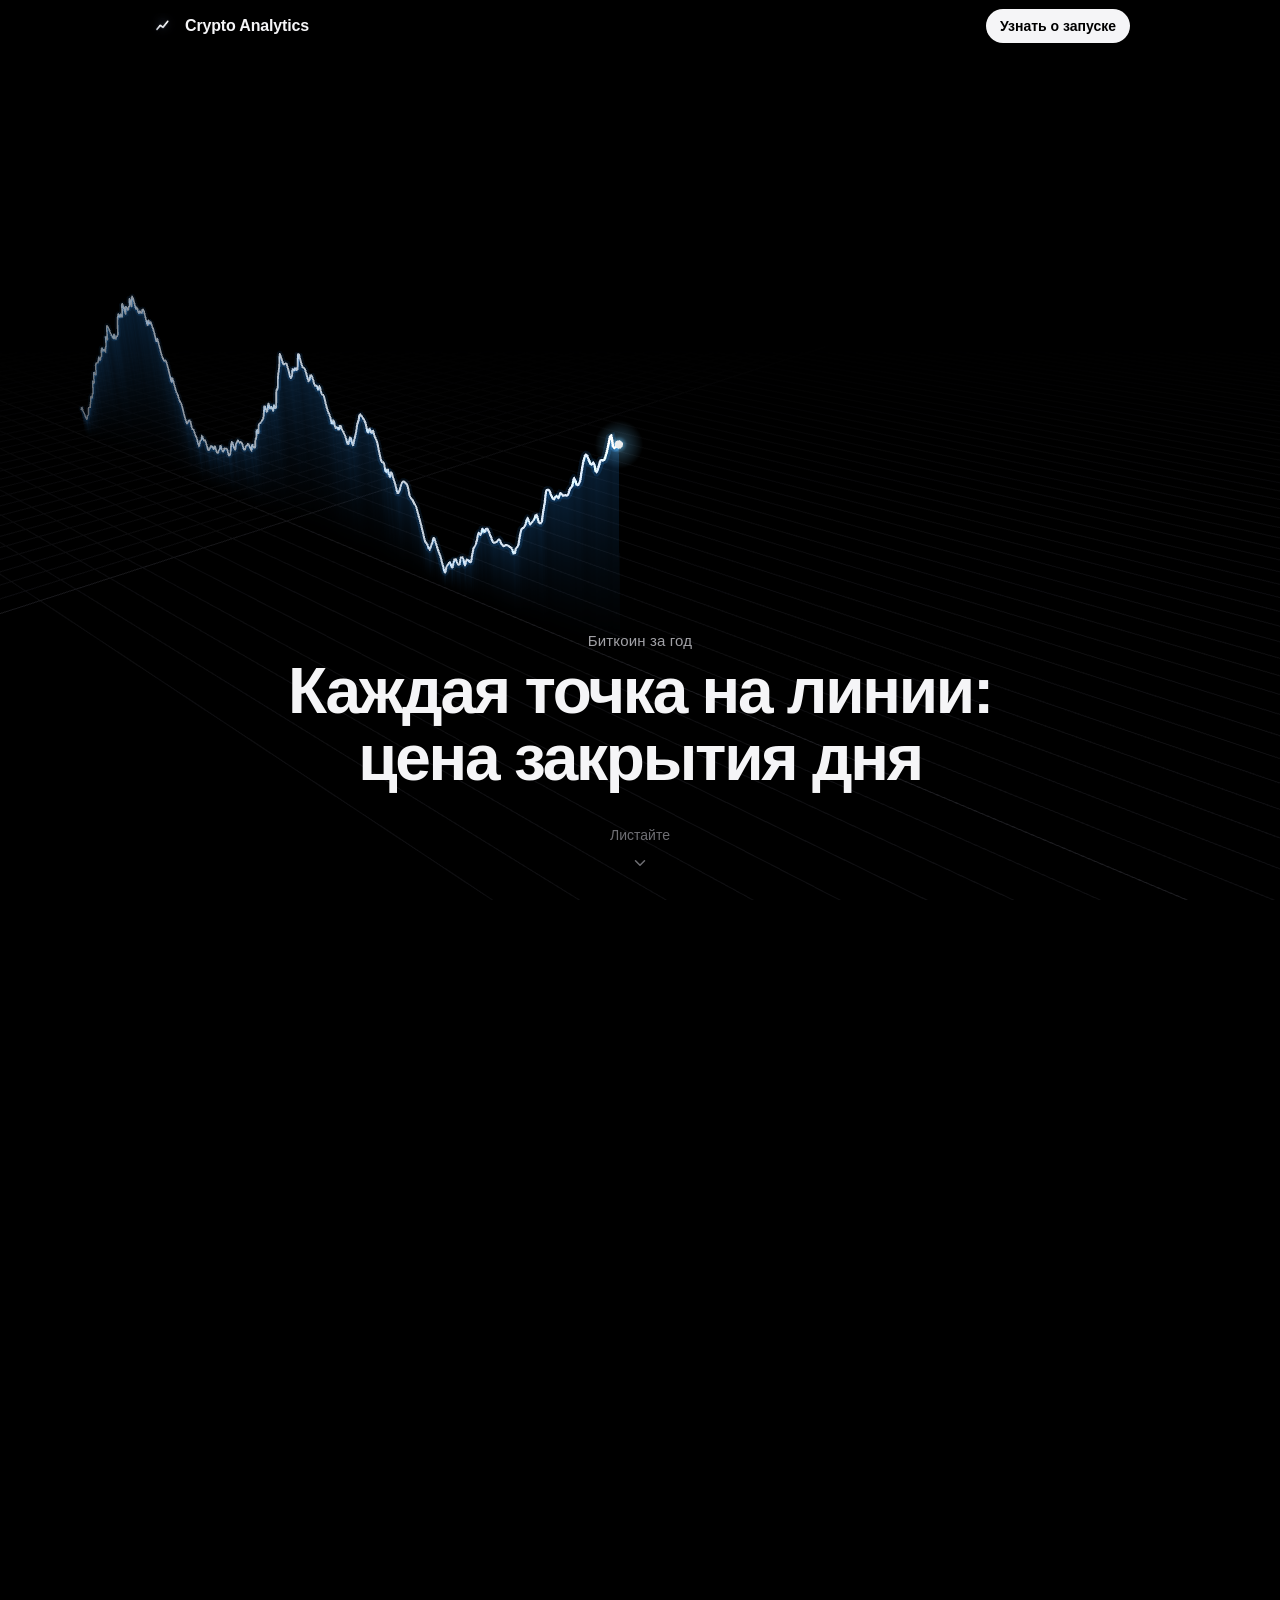
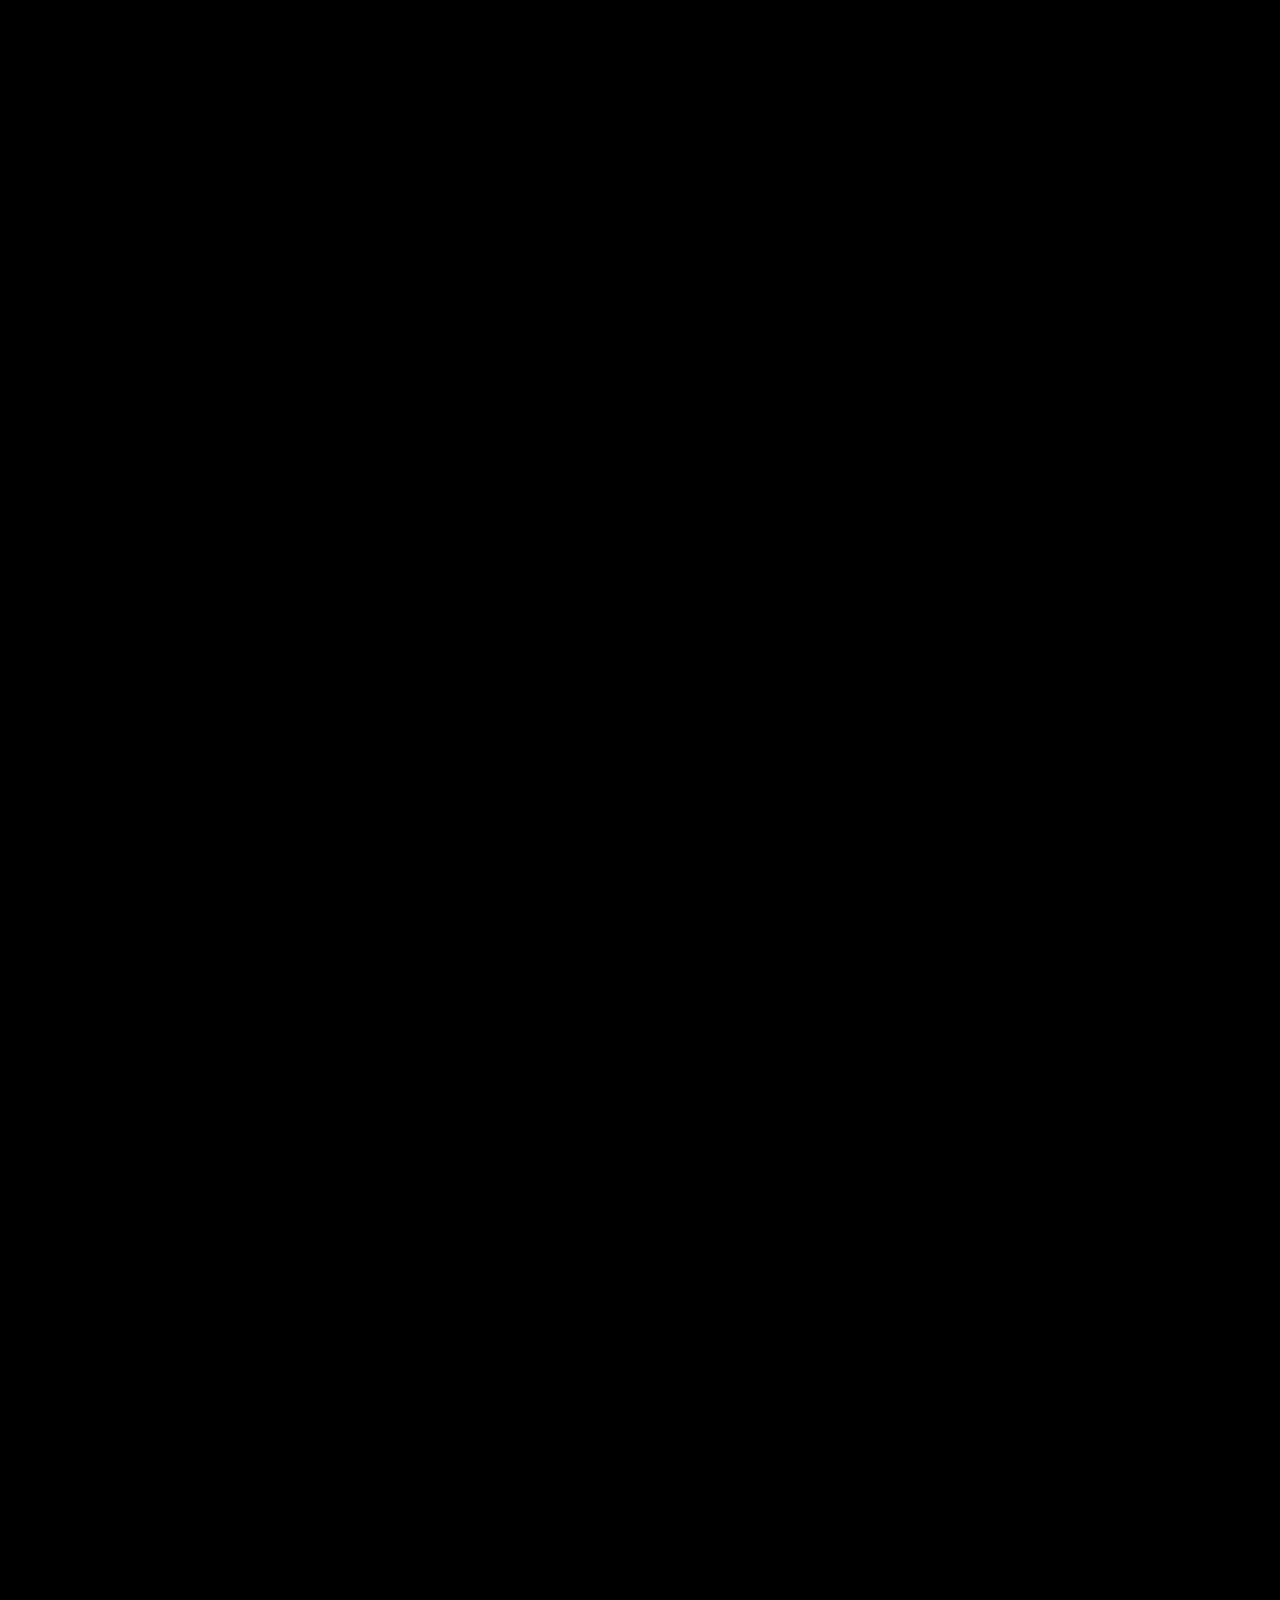
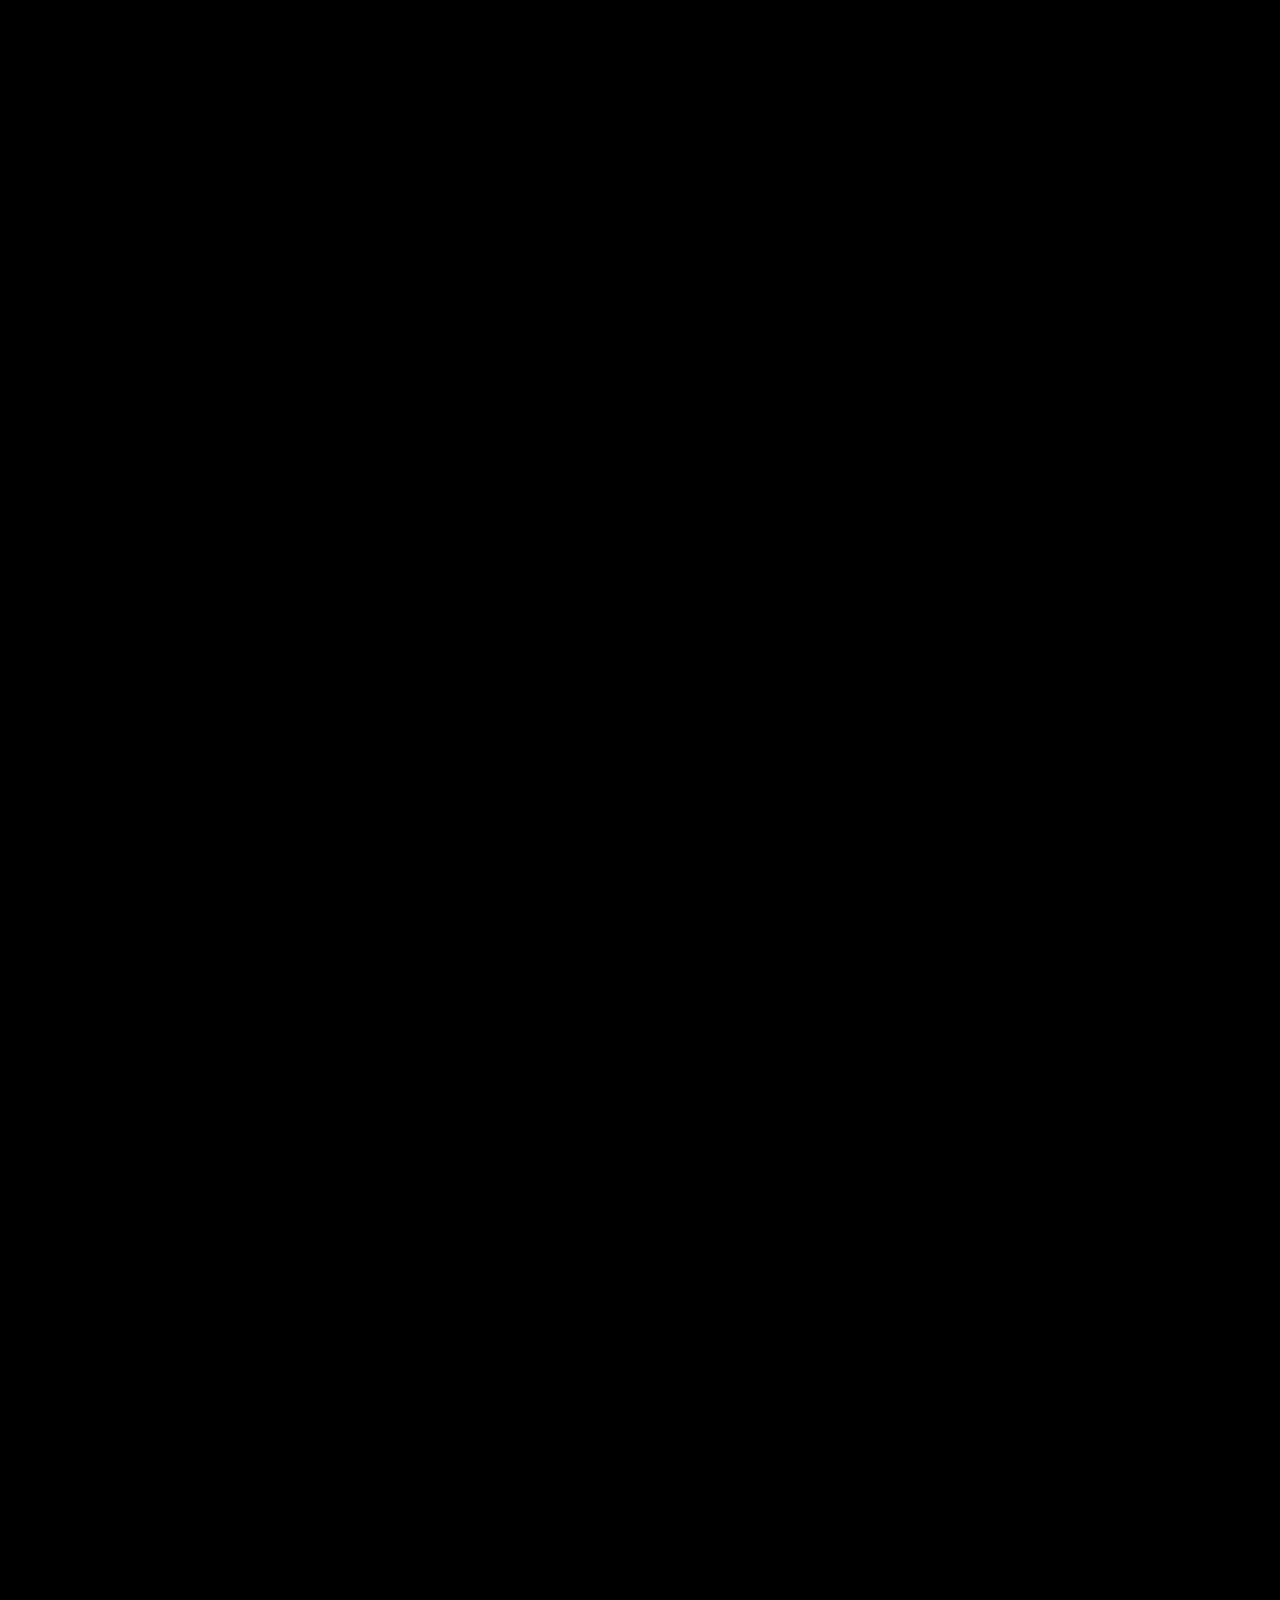
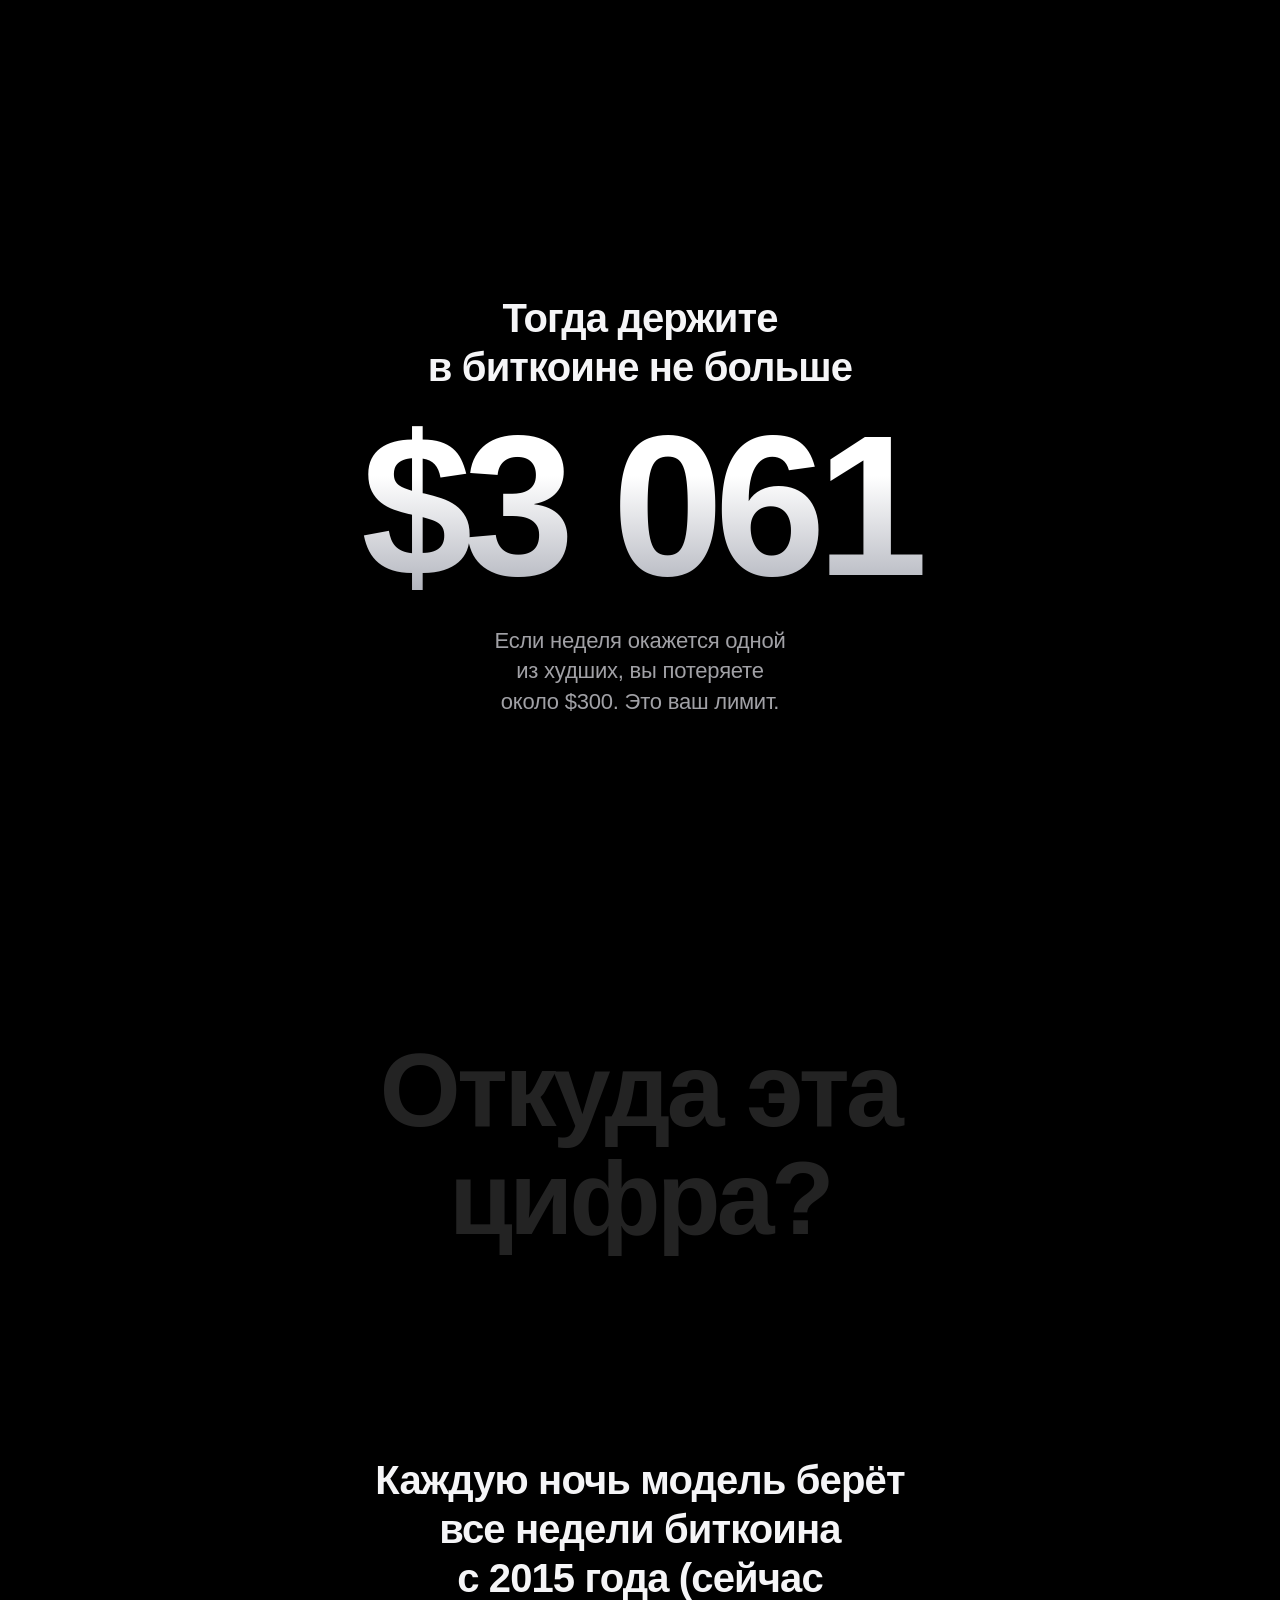
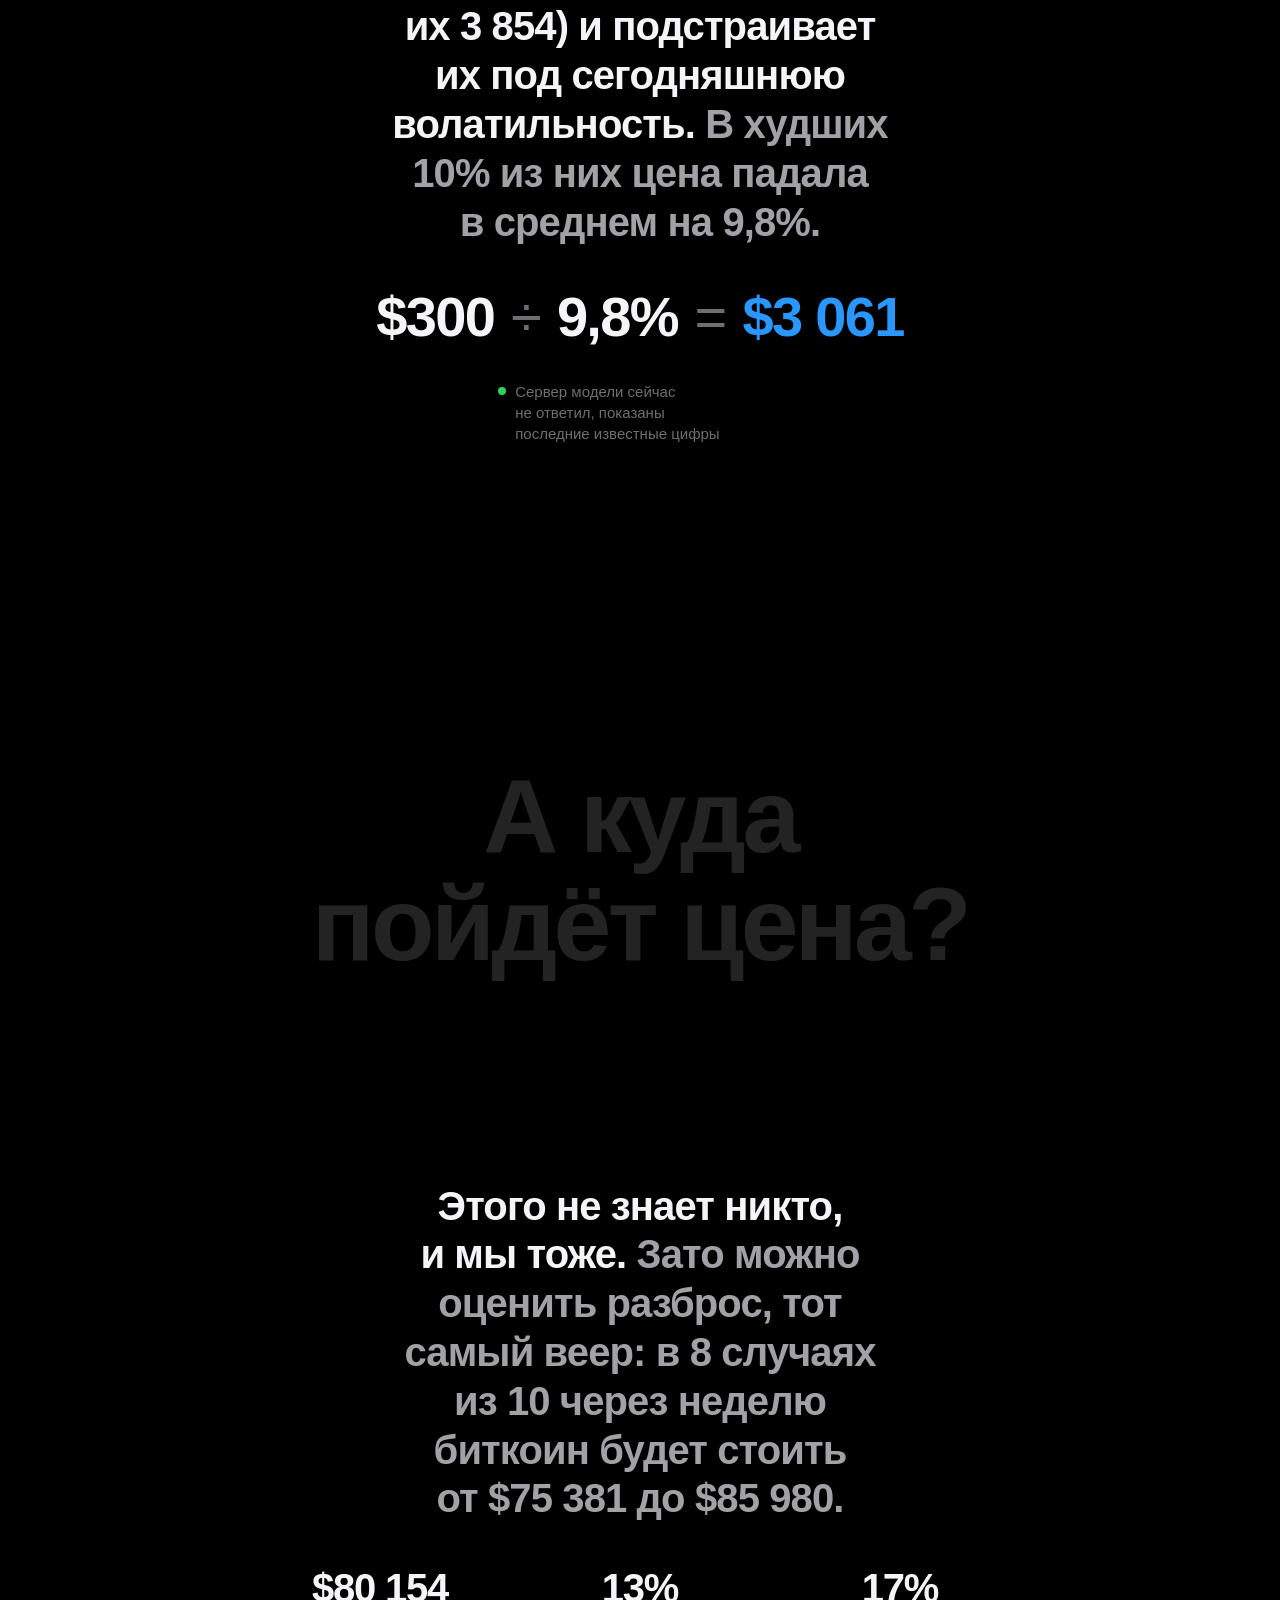
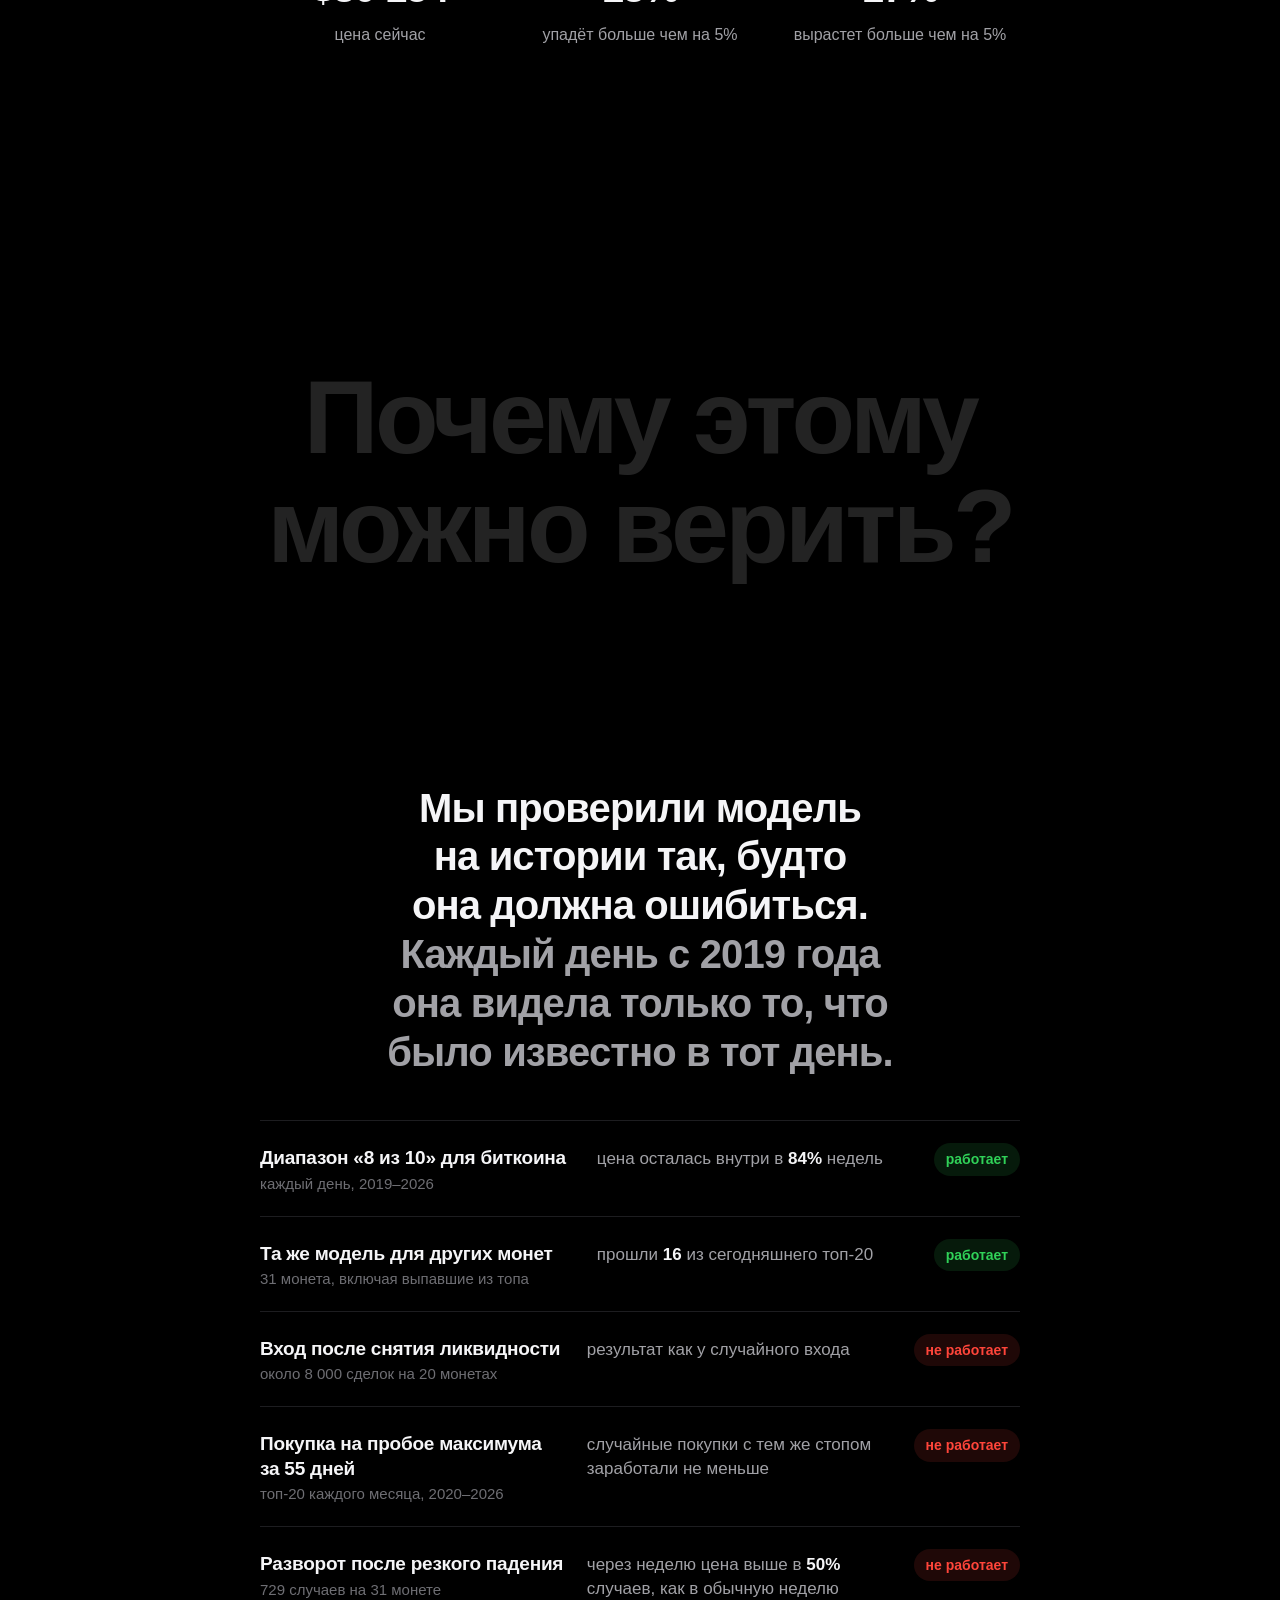
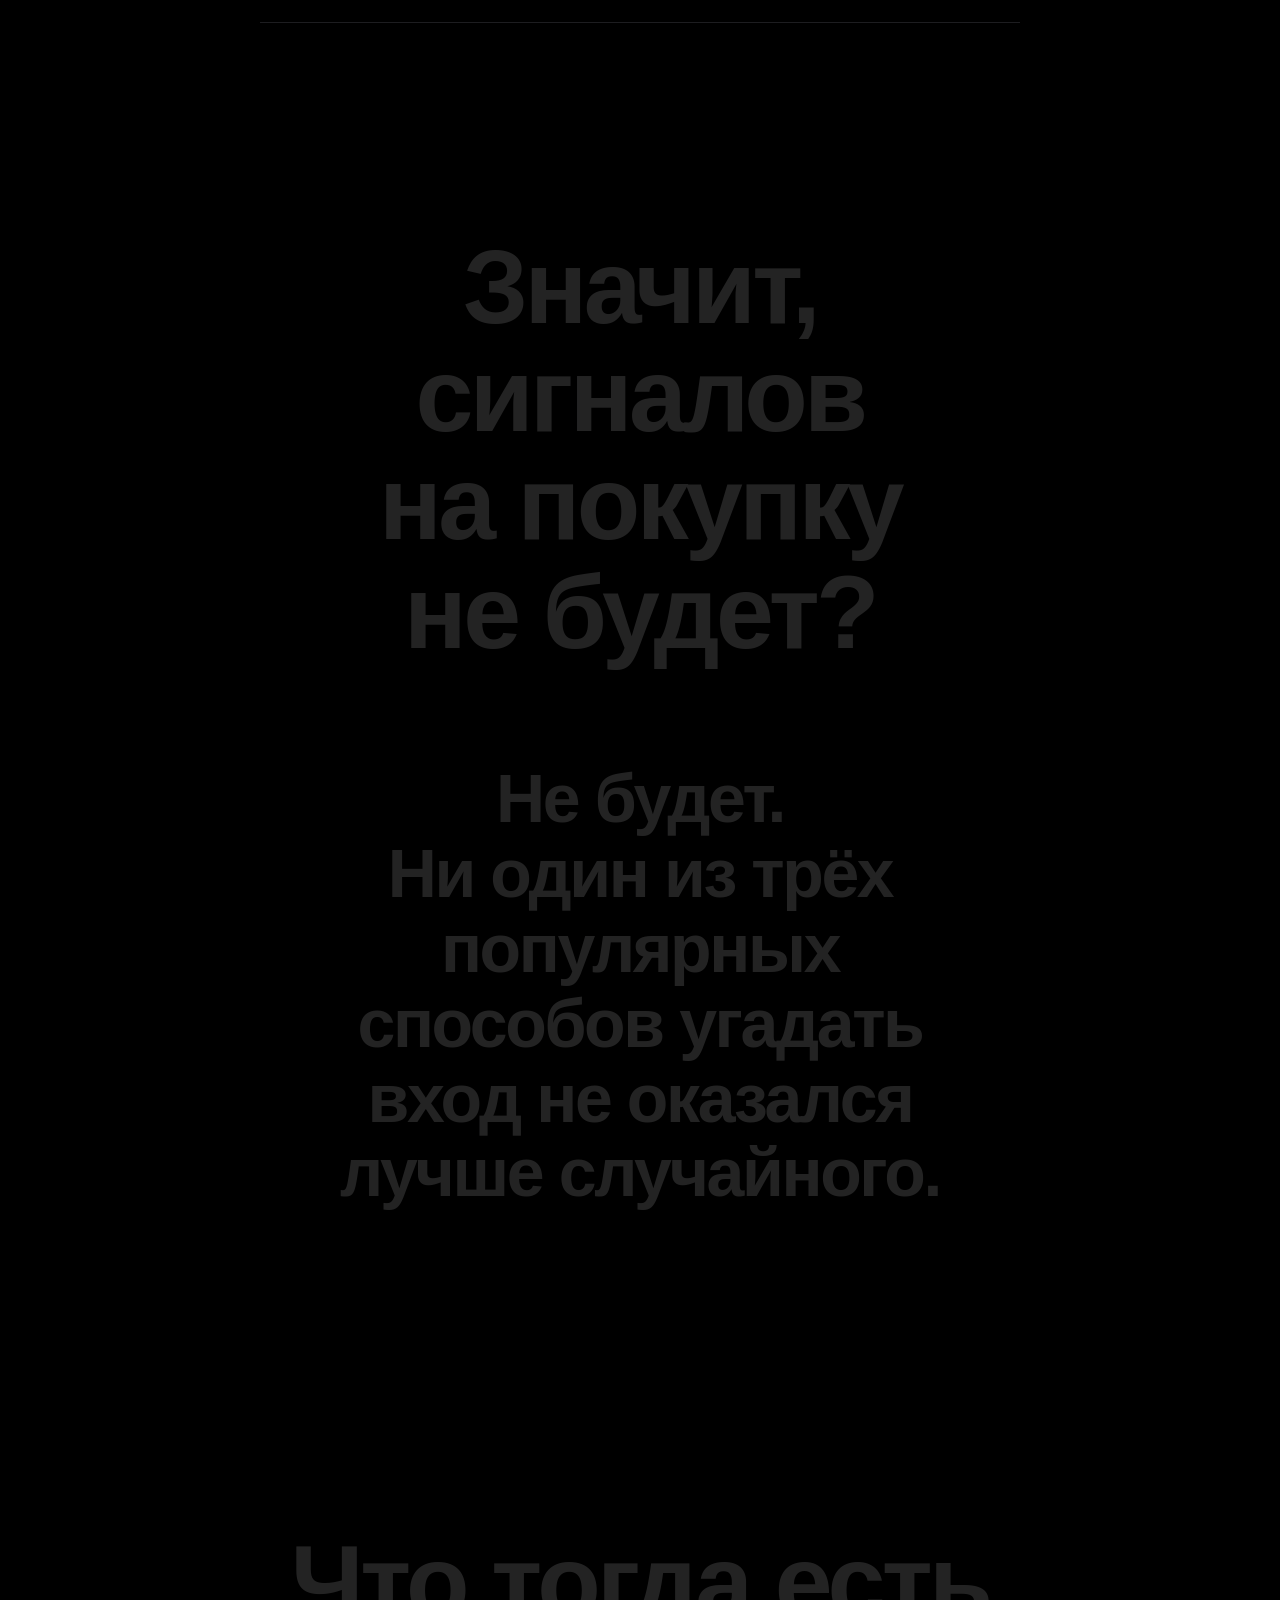
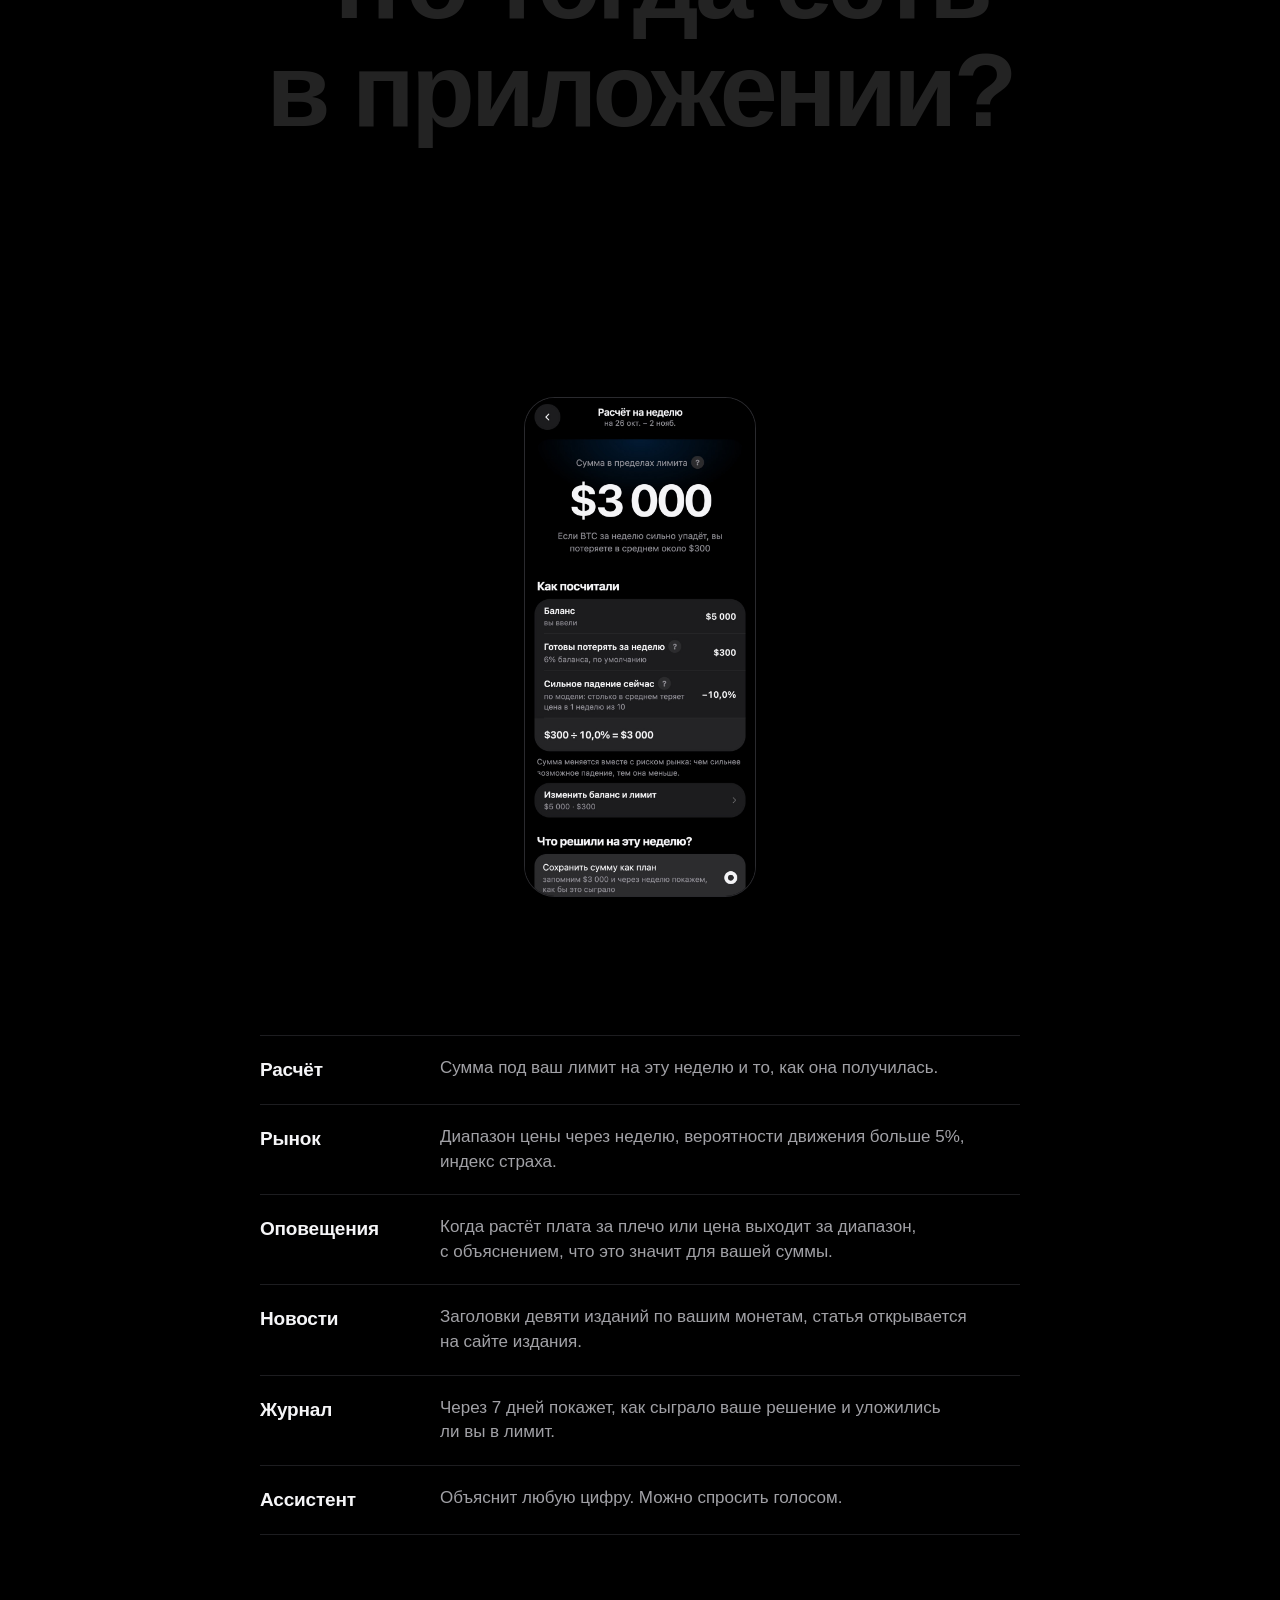
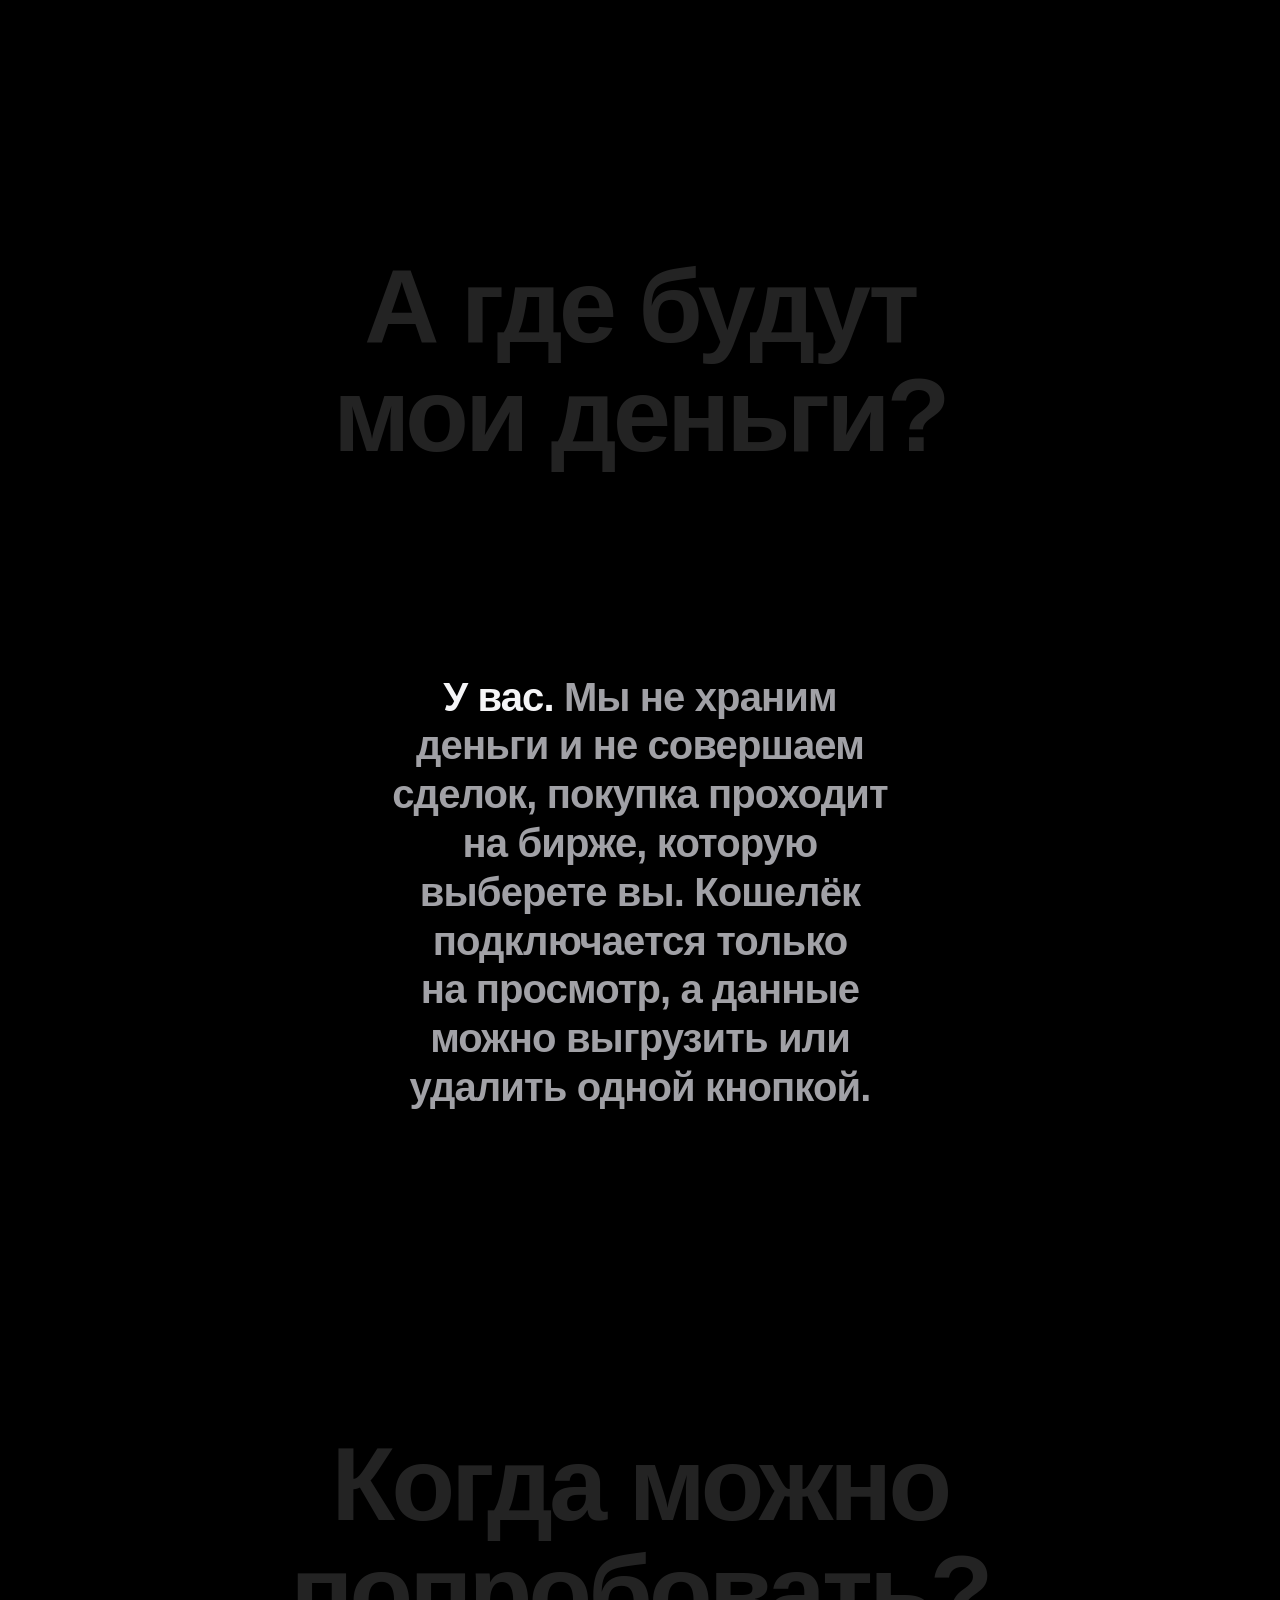
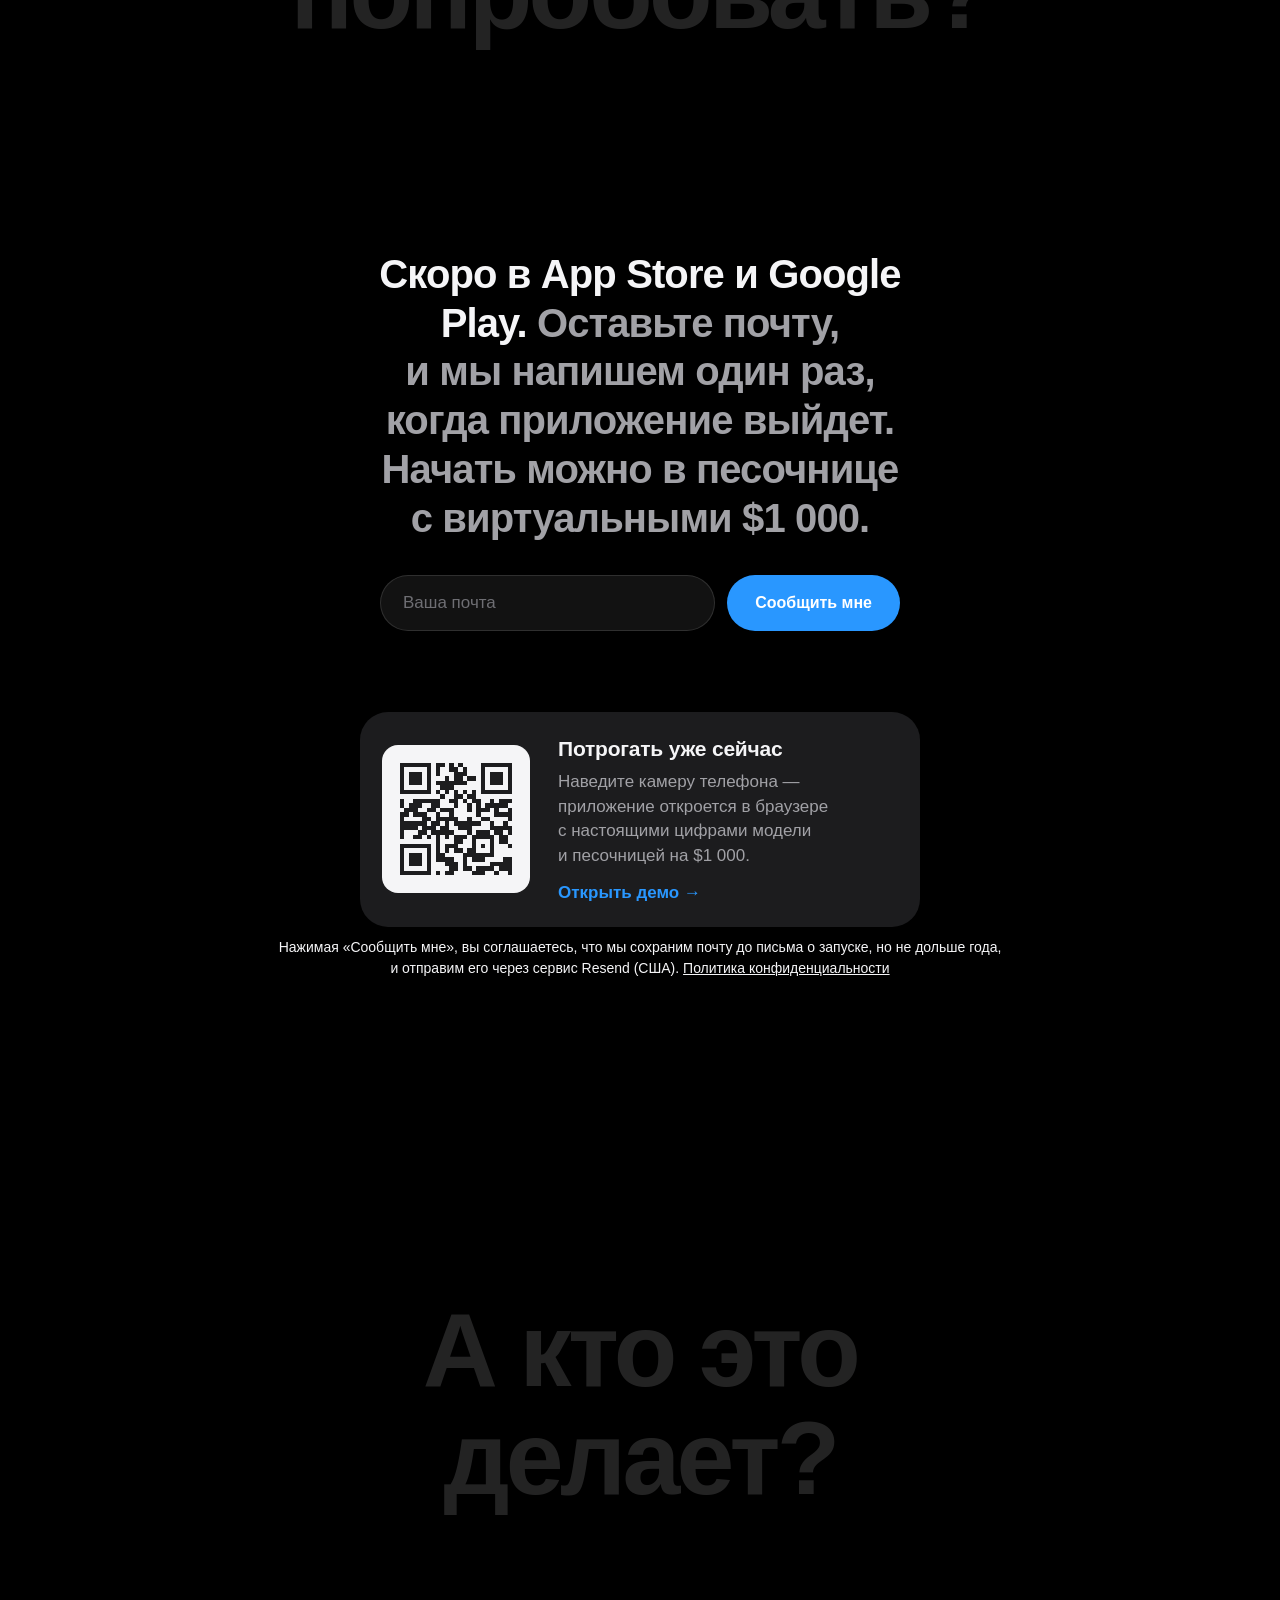
<file: index.html>
<!doctype html>
<html lang="ru">
<head>
<meta charset="utf-8">
<meta name="viewport" content="width=device-width, initial-scale=1, viewport-fit=cover">
<title>Crypto Analytics: сколько держать в биткоине под ваш лимит</title>
<meta name="description" content="Скажите, сколько готовы потерять за неделю, и приложение посчитает, сколько держать в биткоине. Без сигналов на покупку и обещаний доходности.">
<meta name="theme-color" content="#000000">
<meta property="og:title" content="Crypto Analytics: сколько держать в биткоине под ваш лимит">
<meta property="og:description" content="Диапазон цены на неделю, сумма в пределах вашего лимита, журнал решений. Модель проверена на истории с 2019 года.">
<meta property="og:image" content="https://cryptoto.site/img/market.jpg">
<meta property="og:url" content="https://cryptoto.site/">
<link rel="modulepreload" href="vendor/three.module.min.js">
<link rel="preconnect" href="https://api.cryptoto.site:8444" crossorigin>
<link rel="icon" href="img/icon.png">
<link rel="apple-touch-icon" href="img/icon.png">
<style>
:root{
  --bg:#000;--fg:#f5f5f7;--mut:#a1a1a6;--mut2:#6e6e73;--line:#1d1d20;--card2:#1c1c1e;
  --blue:#2997ff;--green:#30d158;--red:#ff453a;
  --spring:cubic-bezier(.2,.9,.25,1);--ease:cubic-bezier(.23,1,.32,1);
  --font:-apple-system,BlinkMacSystemFont,"SF Pro Display","SF Pro Text","Helvetica Neue","Segoe UI",Roboto,Arial,sans-serif;
}
*{box-sizing:border-box;margin:0;padding:0}
html{-webkit-text-size-adjust:100%}
.clipx{overflow-x:hidden;overflow-x:clip;width:100vw;margin-left:calc(50% - 50vw)}   /* только блок с веером экранов: сдвиг вбок шёл от него, а overflow у html/main ломает прилипание сцены в Safari */
body{background:var(--bg);color:var(--fg);font-family:var(--font);line-height:1.47;-webkit-font-smoothing:antialiased;overflow-x:hidden}
a{color:inherit}
img{display:block;max-width:100%}
.wrap{width:min(980px,100% - 40px);margin-inline:auto}
.num{font-variant-numeric:tabular-nums}
::selection{background:var(--blue);color:#000}

/* навигация: стекло поверх контента */
.nav{position:fixed;inset:0 0 auto 0;z-index:50;padding-top:env(safe-area-inset-top);transition:background .3s,border-color .3s;border-bottom:1px solid transparent}
.nav.solid{background:rgba(22,22,24,.72);-webkit-backdrop-filter:saturate(180%) blur(20px);backdrop-filter:saturate(180%) blur(20px);border-color:rgba(255,255,255,.08)}
.nav .wrap{display:flex;align-items:center;justify-content:space-between;height:52px}
.brand{display:flex;align-items:center;gap:9px;font-size:16px;font-weight:600;text-decoration:none;letter-spacing:-.01em}
.brand img{width:26px;height:26px;border-radius:6px}
.navpill{font-size:14px;font-weight:600;text-decoration:none;color:#000;background:var(--fg);padding:7px 14px;border-radius:999px;transition:transform .12s var(--ease)}
.navpill:active{transform:scale(.96)}

/* вопрос — на весь экран; слова загораются, пока его читают */
.ask{min-height:72svh;display:flex;align-items:center;justify-content:center;text-align:center;padding:72px 0 48px}
.ask h2{font-size:clamp(40px,9vw,104px);line-height:1.04;letter-spacing:-.035em;font-weight:700;max-width:14ch;margin:0 auto;text-wrap:balance}
.ask .w{opacity:.14;transition:opacity .2s linear}

/* заставка при первом заходе: как в приложении — слова по одному, затем логотип */
.intro{position:fixed;inset:0;z-index:100;background:#000;display:grid;place-items:center;transition:opacity .6s var(--ease)}
.intro.out{opacity:0;pointer-events:none}
.intro .stack{position:relative;width:100%;height:160px}
.intro .wd,.intro .logo{position:absolute;inset:0;display:flex;align-items:center;justify-content:center}
.intro .wd{font-size:clamp(56px,9vw,112px);font-weight:700;letter-spacing:-.045em;opacity:0;animation:word .82s linear forwards;animation-delay:calc(200ms + var(--k) * 520ms)}
.intro .wd.last{color:var(--blue)}
@keyframes word{0%{opacity:0;transform:translateY(16px) scale(.96)}38%{opacity:1;transform:none}66%{opacity:1;transform:none}100%{opacity:0;transform:translateY(-10px) scale(1.03)}}
.intro .logo{gap:12px;opacity:0;transform:scale(.96);animation:brand .7s var(--ease) 2.45s forwards}
@keyframes brand{to{opacity:1;transform:none}}
.intro .logo svg{width:clamp(34px,4vw,48px);height:clamp(34px,4vw,48px)}
.intro .logo path{stroke-dasharray:24;stroke-dashoffset:24;animation:draw .8s cubic-bezier(.77,0,.175,1) 2.5s forwards}
@keyframes draw{to{stroke-dashoffset:0}}
.intro .logo b{font-size:clamp(30px,4vw,44px);font-weight:600;letter-spacing:-.03em}
.intro .skip{position:absolute;right:16px;bottom:calc(16px + env(safe-area-inset-bottom));height:44px;padding:0 18px;border-radius:999px;border:0;background:#1c1c1e;color:var(--mut);font:inherit;font-size:14px;font-weight:500;cursor:pointer;opacity:0;animation:brand .4s ease .8s forwards}

/* пролёт над графиком: секция длиной в несколько экранов, сцена прилипает к экрану, прокрутка ведёт камеру */
.flight{position:relative;height:560svh}
.stage{position:sticky;top:0;height:100svh;overflow:hidden}
.stage canvas{position:absolute;inset:0;width:100%;height:100%;display:block}
.stage .veil{position:absolute;inset:0;background:radial-gradient(ellipse at center,rgba(0,0,0,.72),rgba(0,0,0,.9));opacity:0;pointer-events:none}
.cap2{position:absolute;left:0;right:0;bottom:12svh;text-align:center;padding:0 24px;opacity:0;transform:translateY(12px);pointer-events:none;will-change:opacity,transform}
.cap2 .k{font-size:15px;color:var(--mut);letter-spacing:.01em}
.cap2 .v{font-size:clamp(34px,6vw,64px);font-weight:700;letter-spacing:-.035em;line-height:1.05;margin-top:6px;text-wrap:balance}
.cap2 .v .m{color:var(--mut)}
.scrollcue{position:absolute;left:0;right:0;bottom:calc(28px + env(safe-area-inset-bottom));display:flex;flex-direction:column;align-items:center;gap:8px;font-size:14px;color:var(--mut2);transition:opacity .4s}
.scrollcue svg{width:18px;height:18px;stroke:var(--mut2);animation:nudge 2.4s ease-in-out infinite}
@keyframes nudge{50%{transform:translateY(5px)}}

/* вопрос в конце пролёта: проступает поверх затемнённой сцены */
.qwrap{position:absolute;inset:0;display:flex;flex-direction:column;align-items:center;justify-content:center;text-align:center;padding:80px 20px 40px;pointer-events:none}
.qwrap.on{pointer-events:auto}
.qwrap h1{font-size:clamp(44px,10vw,112px);line-height:1.02;letter-spacing:-.04em;font-weight:700;max-width:12ch;margin:0 auto;text-wrap:balance}
.qwrap h1 .w{display:inline-block;opacity:0;transform:translateY(.35em);transition:opacity .8s var(--spring),transform .8s var(--spring);transition-delay:calc(var(--k) * 70ms)}
.qwrap .after{opacity:0;transform:translateY(14px);transition:opacity .7s var(--spring) .45s,transform .7s var(--spring) .45s}
.qwrap.on h1 .w,.qwrap.on .after{opacity:1;transform:none}
.picks{display:grid;grid-template-columns:repeat(4,auto);gap:12px;margin:44px auto 0;justify-content:center}
.pick{height:58px;padding:0 28px;border-radius:999px;border:1px solid #3a3a3d;background:rgba(20,20,22,.7);color:var(--fg);font:inherit;font-size:19px;font-weight:600;cursor:pointer;transition:background .2s,border-color .2s,color .2s,transform .12s var(--ease)}
.pick:active{transform:scale(.96)}
.pick[aria-pressed="true"]{background:var(--fg);color:#000;border-color:var(--fg)}
@media (hover:hover){.pick:not([aria-pressed="true"]):hover{border-color:#5a5a5f}}
.hint{margin-top:40px;font-size:15px;color:var(--mut2)}

/* ответ */
.reply{padding:0 0 10svh;text-align:center}
.reply .wrap{max-width:760px}
.reply .lead{font-size:clamp(26px,3.4vw,40px);line-height:1.22;letter-spacing:-.022em;font-weight:600;color:var(--fg);max-width:24ch;margin:0 auto;text-wrap:balance}
.reply .lead .m{color:var(--mut)}
.reply .sub{font-size:clamp(19px,1.8vw,22px);line-height:1.4;color:var(--mut);max-width:32ch;margin:20px auto 0;letter-spacing:-.01em;text-wrap:balance}
.big{font-size:clamp(84px,19vw,200px);font-weight:700;letter-spacing:-.045em;line-height:1;margin:14px 0 6px;
  background:linear-gradient(180deg,#fff 35%,#a9acb6);-webkit-background-clip:text;background-clip:text;color:transparent}
.formula{display:flex;flex-wrap:wrap;justify-content:center;align-items:baseline;gap:.3em;white-space:nowrap;font-size:clamp(30px,5vw,56px);font-weight:700;letter-spacing:-.03em;margin-top:30px}
.formula .op{color:var(--mut2);font-weight:500}
.formula .res{color:var(--blue)}
.live{display:flex;align-items:flex-start;justify-content:center;gap:9px;font-size:15px;line-height:1.4;color:var(--mut2);max-width:34ch;margin:22px auto 0;text-wrap:balance}
.live i{flex:none;margin-top:6px;width:8px;height:8px;border-radius:50%;background:var(--green);animation:pulse 2.4s ease-in-out infinite}
@keyframes pulse{50%{opacity:.35}}
.live span{text-align:left}

/* разброс недели: график и три цифры */
.chart{position:relative;width:100%;margin-top:40px;aspect-ratio:16/9}
.chart svg{width:100%;height:100%;overflow:visible}
.chart .ln{stroke-dasharray:var(--len);stroke-dashoffset:var(--len);transition:stroke-dashoffset 1.6s var(--ease)}
.chart .band{opacity:0;transform-origin:var(--ox) var(--oy);transform:scaleX(.2);transition:opacity .8s .9s var(--ease),transform 1s .9s var(--ease)}
.chart .med,.chart .lab{opacity:0;transition:opacity .6s 1.4s}
.chart.in .ln{stroke-dashoffset:0}.chart.in .band{opacity:1;transform:none}.chart.in .med,.chart.in .lab{opacity:1}
.trio{display:grid;grid-template-columns:repeat(3,1fr);gap:20px;margin-top:36px}
.trio .v{font-size:clamp(26px,4vw,40px);font-weight:700;letter-spacing:-.03em;white-space:nowrap}
.trio .k{font-size:16px;line-height:1.35;color:var(--mut);margin-top:6px}
.small{font-size:15px;line-height:1.45;color:var(--mut2);max-width:52ch;margin:20px auto 0;text-wrap:balance}

/* проверки */
.ledger{margin-top:44px;border-top:1px solid var(--line);text-align:left}
.row{display:grid;grid-template-columns:1.2fr 1.2fr auto;gap:20px;padding:22px 0;border-bottom:1px solid var(--line);align-items:baseline}
.row .t{font-size:19px;line-height:1.3;font-weight:600;letter-spacing:-.012em}
.row .t small{display:block;font-size:15px;font-weight:400;color:var(--mut2);margin-top:3px;letter-spacing:0}
.row .r{font-size:17px;line-height:1.4;color:var(--mut)}
.row .r b{color:var(--fg);font-weight:600}
.verdict{font-size:14px;font-weight:600;padding:6px 12px;border-radius:999px;white-space:nowrap}
.verdict.yes{color:var(--green);background:rgba(48,209,88,.12)}
.verdict.no{color:var(--red);background:rgba(255,69,58,.12)}

/* сигналов не будет: крупный ответ загорается словами */
.statement{font-size:clamp(36px,6vw,68px);line-height:1.1;letter-spacing:-.035em;font-weight:700;max-width:17ch;margin:0 auto;text-wrap:balance}
.statement .w{opacity:.14;transition:opacity .2s linear}

/* веер экранов (--p от 0 до 1 задаёт скрипт) */
.fan{--w:min(230px,24vw);--sx:1.04;--p:0;position:relative;height:calc(var(--w) * 2.17 + 110px);margin:50px auto 0}
.shot{position:absolute;left:50%;top:0;width:var(--w);margin-left:calc(var(--w) / -2);aspect-ratio:390/844;will-change:transform;
  transform:translateX(calc(var(--i) * var(--p) * var(--w) * var(--sx))) translateY(calc(var(--a) * var(--p) * 28px + (1 - var(--p)) * var(--a) * 10px)) rotate(calc(var(--i) * var(--p) * 4deg)) scale(calc(1 - var(--a) * .05));
  z-index:calc(10 - var(--a))}
.shot .img{position:absolute;inset:0;border-radius:calc(var(--w) * .13);overflow:hidden;background:#000;box-shadow:0 0 0 1px #2a2a2e,0 30px 60px -24px rgba(0,0,0,.95)}
.shot img{width:100%;height:100%;object-fit:cover;object-position:top}
.cap{position:absolute;left:0;right:0;top:calc(100% + 14px);font-size:14px;color:var(--mut);opacity:calc((var(--p) - .7) * 3.4)}
.inside{list-style:none;margin-top:28px;border-top:1px solid var(--line);text-align:left}
.inside li{display:grid;grid-template-columns:160px 1fr;gap:20px;padding:20px 0;border-bottom:1px solid var(--line);font-size:17px;line-height:1.45;color:var(--mut)}
.inside li b{color:var(--fg);font-size:19px;font-weight:600;letter-spacing:-.01em}

/* форма и контакты — стекло */
.join{display:flex;gap:12px;width:100%;max-width:520px;margin:32px auto 0}
.join input{flex:1;min-width:0;height:56px;padding:0 22px;border-radius:999px;background:rgba(255,255,255,.07);border:1px solid rgba(255,255,255,.12);outline:0;color:var(--fg);font:inherit;font-size:17px;transition:border-color .2s}
.join input:focus{border-color:var(--blue)}
.join input::placeholder{color:var(--mut2)}
.join button{height:56px;padding:0 28px;border:0;border-radius:999px;background:var(--blue);color:#fff;font:inherit;font-weight:600;font-size:16px;cursor:pointer;white-space:nowrap;transition:transform .12s var(--ease),opacity .2s}
.join button:active{transform:scale(.97)}
.join button[disabled]{opacity:.6;cursor:default}
.note{font-size:15px;color:var(--mut2);margin-top:12px;min-height:21px}
.note.ok{color:var(--green)}.note.bad{color:var(--red)}
/* «попробовать сейчас»: QR на веб-версию приложения cryptoto.site/app/ (02.11.2026; раньше — wolllipp/crypto-analytics-demo) — с компьютера навести телефон, на телефоне — ссылка */
.demo{display:flex;align-items:center;gap:28px;max-width:560px;margin:48px auto 0;padding:22px;border-radius:28px;background:var(--card2);text-align:left}
.demo img{width:148px;height:148px;border-radius:16px;flex:none}
.demo p{font-size:17px;line-height:1.45;color:var(--mut);margin:0}
.demo b{display:block;color:var(--fg);font-size:21px;font-weight:600;letter-spacing:-.01em;margin-bottom:6px}
.demo a{display:inline-block;margin-top:12px;color:var(--blue);font-weight:600;text-decoration:none}
@media (max-width:640px){.demo img{display:none}.demo{padding:20px 22px}}
.links{display:flex;flex-wrap:wrap;gap:12px;justify-content:center;margin-top:32px}
.lnk{display:inline-flex;align-items:center;gap:10px;height:54px;padding:0 24px;border-radius:999px;text-decoration:none;font-size:17px;font-weight:600;background:rgba(255,255,255,.07);border:1px solid rgba(255,255,255,.1);transition:transform .12s var(--ease),background .2s}
.lnk:active{transform:scale(.97)}
@media (hover:hover){.lnk:hover{background:rgba(255,255,255,.12)}}
.lnk svg{width:20px;height:20px;fill:currentColor;flex:none}

footer{border-top:1px solid var(--line);padding:32px 0 calc(32px + env(safe-area-inset-bottom));color:var(--mut2);font-size:13px;line-height:1.5}
footer .wrap{display:flex;justify-content:space-between;gap:20px;flex-wrap:wrap}
footer p{max-width:640px}

/* появление блоков ответа */
.rv{opacity:0;transform:translateY(20px);transition:opacity .7s var(--spring),transform .7s var(--spring);transition-delay:calc(var(--d,0) * 70ms)}
.rv.in{opacity:1;transform:none}

/* телефон */
@media (max-width:640px){
  .qwrap h1{font-size:15vw;line-height:1;max-width:none}
  .cap2{bottom:16svh}
  .qwrap .after{width:100%}
  .picks{grid-template-columns:repeat(2,1fr);width:100%;max-width:340px;gap:12px}
  .pick{width:100%;padding:0;height:56px;font-size:19px}
  .reply{padding-bottom:8svh}
  .ask{min-height:56svh;padding:56px 0 28px}
  .ask h2{font-size:42px}
  .reply .lead{font-size:26px;line-height:1.25}
  .reply .sub{font-size:19px}
  .big{margin:8px 0 2px}
  .formula{font-size:30px}
  .statement{font-size:38px}
  .ledger{margin-top:36px}
  .chart{margin-top:28px}
  .trio{grid-template-columns:1fr 1fr;gap:22px 16px;text-align:center}
  .trio > :first-child{grid-column:1/-1}
  .trio .v{font-size:34px}
  .chart{aspect-ratio:4/3;margin-top:36px}
  .row{grid-template-columns:1fr;gap:6px;padding:20px 0}
  .verdict{justify-self:start;margin-top:4px}
  .fan{--w:min(180px,42vw);--sx:.7;padding-top:calc(var(--w) * 1.2);height:calc(var(--w) * 3.37 + 110px)}
  .shot{top:calc(var(--w) * 1.2)}
  /* крайние экраны — за центральными и выше: колода из пяти */
  .shot.far{transform:translateX(calc(var(--i) * var(--p) * var(--w) * .21)) translateY(calc(var(--p) * var(--w) * -1.2)) rotate(calc(var(--i) * var(--p) * 2deg)) scale(.86)}
  .shot.far .cap{top:auto;bottom:calc(100% + 10px)}
  .inside li{grid-template-columns:1fr;gap:4px}
  .join{flex-direction:column}
  .join input,.join button{width:100%;flex:none}
  .lnk{width:100%;justify-content:center}
}
@media (prefers-reduced-transparency:reduce){
  .nav.solid,.join input,.lnk{background:#161618;-webkit-backdrop-filter:none;backdrop-filter:none}
}
@media (prefers-reduced-motion:reduce){
  *,*::before,*::after{animation:none!important;transition-duration:.001ms!important;transition-delay:0s!important}
  .rv,.qwrap h1 .w,.qwrap .after{opacity:1;transform:none}
  .ask .w,.statement .w{opacity:1}
  .fan{--p:1!important}
}
</style>
</head>
<body>

<div class="intro" id="intro" hidden>
  <div class="stack" aria-hidden="true">
    <div class="wd" style="--k:0">Баланс.</div><div class="wd" style="--k:1">Лимит.</div><div class="wd" style="--k:2">Сумма.</div><div class="wd last" style="--k:3">Решение.</div>
    <div class="logo"><svg viewBox="0 0 24 24"><path d="M3 17l5-6 4 3 7-9" fill="none" stroke="#2997ff" stroke-width="2.4" stroke-linecap="round" stroke-linejoin="round"/></svg><b>Crypto Analytics</b></div>
  </div>
  <button class="skip" type="button" id="skip">Пропустить</button>
</div>
<script>
/* данные для пролёта — сразу, параллельно с заставкой */
window.__flightData = Promise.all(['/v1/market/chart?symbol=BTC&period=1y', '/v1/forecast/latest'].map(u => fetch('https://api.cryptoto.site:8444' + u).then(r => r.json()))).catch(() => null);
(() => {
  const el = document.getElementById('intro');
  let seen = false; try { seen = sessionStorage.getItem('ca-intro') === '1'; sessionStorage.setItem('ca-intro', '1'); } catch {}
  if (seen || matchMedia('(prefers-reduced-motion: reduce)').matches) { el.remove(); return; }
  el.hidden = false;
  /* прокрутку на время заставки держим событиями, а не overflow у html: после overflow Safari ломает прилипание сцены, и график стоит до перезагрузки */
  const hold = e => e.preventDefault(), keys = e => { if (/^(Arrow|Page|Home|End| )/.test(e.key)) e.preventDefault(); };
  addEventListener('wheel', hold, { passive:false }); addEventListener('touchmove', hold, { passive:false }); addEventListener('keydown', keys);
  const done = () => { if (!el.isConnected || el.classList.contains('out')) return; el.classList.add('out');
    removeEventListener('wheel', hold); removeEventListener('touchmove', hold); removeEventListener('keydown', keys); window.__introDone = true; window.dispatchEvent(new Event('intro-done')); setTimeout(() => el.remove(), 700); };
  let timeUp = false;
  setTimeout(() => { timeUp = true; if (window.__sceneReady) done(); }, 3450);
  window.addEventListener('scene-ready', () => { if (timeUp) done(); });
  setTimeout(done, 7000);   // сцена не загрузилась — всё равно показываем страницу
  el.addEventListener('click', done);
})();
</script>

<header class="nav" id="nav">
  <div class="wrap">
    <a class="brand" href="#top"><img src="img/icon.png" alt="">Crypto Analytics</a>
    <a class="navpill" href="#try">Узнать о запуске</a>
  </div>
</header>

<main id="top">
  <!-- 1. пролёт над графиком биткоина за год, в конце — вопрос -->
  <section class="flight" id="flight" aria-label="Биткоин за год и неделя вперёд">
    <div class="stage">
      <canvas id="gl" aria-hidden="true"></canvas>
      <div class="cap2" data-a="0" data-b=".2"><div class="k">Биткоин за год</div><div class="v">Каждая точка на линии: цена закрытия дня</div></div>
      <div class="cap2" data-a=".24" data-b=".46"><div class="k" id="capAgoK">год назад</div><div class="v num" id="capAgo">$114 108</div></div>
      <div class="cap2" data-a=".5" data-b=".66"><div class="k">сегодня</div><div class="v num" id="capNow">$80 519</div></div>
      <div class="cap2" data-a=".7" data-b=".84"><div class="k">через неделю, в 8 случаях из 10</div><div class="v num" id="capFan">$75 381 – 85 980</div></div>
      <div class="veil" id="veil"></div>
      <div class="scrollcue" id="cue">Листайте<svg viewBox="0 0 24 24" fill="none" stroke-width="2" stroke-linecap="round" stroke-linejoin="round" aria-hidden="true"><path d="M6 9l6 6 6-6"/></svg></div>
      <div class="qwrap" id="qwrap">
        <h1 aria-label="Сколько вы готовы потерять за неделю?"><span class="w" style="--k:0">Сколько</span> <span class="w" style="--k:1">вы</span> <span class="w" style="--k:2">готовы</span> <span class="w" style="--k:3">потерять</span> <span class="w" style="--k:4">за&nbsp;неделю?</span></h1>
        <div class="after">
          <div class="picks" role="group" aria-label="Сколько готовы потерять за неделю">
            <button class="pick" type="button" data-v="100" aria-pressed="false">$100</button>
            <button class="pick" type="button" data-v="300" aria-pressed="true">$300</button>
            <button class="pick" type="button" data-v="500" aria-pressed="false">$500</button>
            <button class="pick" type="button" data-v="1000" aria-pressed="false">$1 000</button>
          </div>
          <div class="hint">Выберите сумму</div>
        </div>
      </div>
    </div>
  </section>

  <!-- 2. ответ: сумма -->
  <section class="reply" id="answer" style="padding-top:6svh">
    <div class="wrap">
      <p class="lead rv">Тогда держите в биткоине не больше</p>
      <div class="big num rv" style="--d:1" id="sum" aria-live="polite">$3 061</div>
      <p class="sub rv" style="--d:2">Если неделя окажется одной из худших, вы потеряете около <span class="num" id="limTxt">$300</span>. Это ваш лимит.</p>
    </div>
  </section>

  <!-- 3. откуда цифра -->
  <section class="ask"><div class="wrap"><h2 class="words">Откуда эта цифра?</h2></div></section>
  <section class="reply">
    <div class="wrap">
      <p class="lead rv">Каждую ночь модель берёт все недели биткоина с 2015 года (сейчас их <span class="num" id="pool">3 855</span>) и подстраивает их под сегодняшнюю волатильность. <span class="m">В худших 10% из них цена падала в среднем на <span class="num" id="badTxt">9,8%</span>.</span></p>
      <div class="formula num rv" style="--d:1"><span id="fLim">$300</span><span class="op">÷</span><span id="fBad">9,8%</span><span class="op">=</span><span class="res" id="fRes">$3 061</span></div>
      <div class="live rv" style="--d:2" id="when"><i></i><span>Модель пересчитывает неделю каждую ночь</span></div>
    </div>
  </section>

  <!-- 4. куда пойдёт цена -->
  <section class="ask"><div class="wrap"><h2 class="words">А куда пойдёт цена?</h2></div></section>
  <section class="reply">
    <div class="wrap">
      <p class="lead rv">Этого не знает никто, и мы тоже. <span class="m">Зато можно оценить разброс, тот самый веер: в 8 случаях из 10 через неделю биткоин будет стоить от <span class="num" id="rLo">$75 381</span> до <span class="num" id="rHi">$85 980</span>.</span></p>
      <div class="trio">
        <div class="rv" style="--d:1"><div class="v num" id="fPrice">$80 154</div><div class="k">цена сейчас</div></div>
        <div class="rv" style="--d:2"><div class="v num" id="fDown">13%</div><div class="k">упадёт больше чем на 5%</div></div>
        <div class="rv" style="--d:3"><div class="v num" id="fUp">17%</div><div class="k">вырастет больше чем на 5%</div></div>
      </div>
    </div>
  </section>

  <!-- 5. почему верить -->
  <section class="ask"><div class="wrap"><h2 class="words">Почему этому можно верить?</h2></div></section>
  <section class="reply" id="checked">
    <div class="wrap">
      <p class="lead rv">Мы проверили модель на истории так, будто она должна ошибиться. <span class="m">Каждый день с 2019 года она видела только то, что было известно в тот день.</span></p>
      <div class="ledger">
        <div class="row rv"><div class="t">Диапазон «8 из 10» для биткоина<small>каждый день, 2019–2026</small></div><div class="r">цена осталась внутри в <b>84%</b> недель</div><div class="verdict yes">работает</div></div>
        <div class="row rv" style="--d:1"><div class="t">Та же модель для других монет<small>31 монета, включая выпавшие из топа</small></div><div class="r">прошли <b>16</b> из сегодняшнего топ-20</div><div class="verdict yes">работает</div></div>
        <div class="row rv" style="--d:2"><div class="t">Вход после снятия ликвидности<small>около 8 000 сделок на 20 монетах</small></div><div class="r">результат как у случайного входа</div><div class="verdict no">не работает</div></div>
        <div class="row rv" style="--d:3"><div class="t">Покупка на пробое максимума за 55 дней<small>топ-20 каждого месяца, 2020–2026</small></div><div class="r">случайные покупки с тем же стопом заработали не меньше</div><div class="verdict no">не работает</div></div>
        <div class="row rv" style="--d:4"><div class="t">Разворот после резкого падения<small><span class="num">729</span> случаев на 31 монете</small></div><div class="r">через неделю цена выше в <b>50%</b> случаев, как в обычную неделю</div><div class="verdict no">не работает</div></div>
      </div>
    </div>
  </section>

  <!-- 6. сигналы -->
  <section class="ask"><div class="wrap"><h2 class="words">Значит, сигналов на покупку не будет?</h2></div></section>
  <section class="reply">
    <div class="wrap"><p class="statement" id="statement">Не будет. Ни один из трёх популярных способов угадать вход не оказался лучше случайного.</p></div>
  </section>

  <!-- 7. что внутри -->
  <section class="ask"><div class="wrap"><h2 class="words">Что тогда есть в приложении?</h2></div></section>
  <section class="reply">
    <div class="wrap">
      <div class="clipx"><div class="fan" id="fan" aria-label="Экраны приложения">
        <figure class="shot far" style="--i:-2;--a:2"><div class="img"><img src="img/home.jpg" alt="Главная" loading="lazy"></div><figcaption class="cap">Главная</figcaption></figure>
        <figure class="shot" style="--i:-1;--a:1"><div class="img"><img src="img/market.jpg" alt="Рынок: диапазон цены на неделю" loading="lazy"></div><figcaption class="cap">Рынок</figcaption></figure>
        <figure class="shot" style="--i:0;--a:0"><div class="img"><img src="img/sum.jpg" alt="Расчёт на неделю" loading="lazy"></div><figcaption class="cap">Расчёт</figcaption></figure>
        <figure class="shot" style="--i:1;--a:1"><div class="img"><img src="img/news.jpg" alt="Новости" loading="lazy"></div><figcaption class="cap">Новости</figcaption></figure>
        <figure class="shot far" style="--i:2;--a:2"><div class="img"><img src="img/journal.jpg" alt="Журнал решений" loading="lazy"></div><figcaption class="cap">Журнал</figcaption></figure>
      </div></div>
      <ul class="inside">
        <li class="rv"><b>Расчёт</b>Сумма под ваш лимит на эту неделю и то, как она получилась.</li>
        <li class="rv" style="--d:1"><b>Рынок</b>Диапазон цены через неделю, вероятности движения больше 5%, индекс страха.</li>
        <li class="rv" style="--d:2"><b>Оповещения</b>Когда растёт плата за плечо или цена выходит за диапазон, с объяснением, что это значит для вашей суммы.</li>
        <li class="rv" style="--d:3"><b>Новости</b>Заголовки девяти изданий по вашим монетам, статья открывается на сайте издания.</li>
        <li class="rv" style="--d:4"><b>Журнал</b>Через 7 дней покажет, как сыграло ваше решение и уложились ли вы в лимит.</li>
        <li class="rv" style="--d:5"><b>Ассистент</b>Объяснит любую цифру. Можно спросить голосом.</li>
      </ul>
    </div>
  </section>

  <!-- 8. деньги -->
  <section class="ask"><div class="wrap"><h2 class="words">А где будут мои деньги?</h2></div></section>
  <section class="reply">
    <div class="wrap">
      <p class="lead rv">У вас. <span class="m">Мы не храним деньги и не совершаем сделок, покупка проходит на бирже, которую выберете вы. Кошелёк подключается только на просмотр, а данные можно выгрузить или удалить одной кнопкой.</span></p>
    </div>
  </section>

  <!-- 9. попробовать -->
  <section class="ask"><div class="wrap"><h2 class="words">Когда можно попробовать?</h2></div></section>
  <section class="reply" id="try">
    <div class="wrap">
      <p class="lead rv">Скоро в App Store и Google Play. <span class="m">Оставьте почту, и мы напишем один раз, когда приложение выйдет. Начать можно в песочнице с виртуальными $1 000.</span></p>
      <form class="join rv" style="--d:1" data-source="dialog" novalidate>
        <input type="email" name="email" placeholder="Ваша почта" autocomplete="email" inputmode="email" aria-label="Почта" required>
        <button type="submit">Сообщить мне</button>
      </form>
      <p class="note" aria-live="polite"></p>
      <div class="demo rv" style="--d:2">
        <img src="img/demo-qr.svg" alt="QR-код: демо приложения Crypto Analytics" width="148" height="148">
        <p><b>Потрогать уже сейчас</b>Наведите камеру телефона — приложение откроется в браузере с настоящими цифрами модели и песочницей на $1 000.<br><a href="/app/">Открыть демо →</a></p>
      </div>
      <p class="m" style="font-size:14px;margin-top:10px">Нажимая «Сообщить мне», вы соглашаетесь, что мы сохраним почту до письма о запуске, но не дольше года, и отправим его через сервис Resend (США). <a href="privacy/">Политика конфиденциальности</a></p>
    </div>
  </section>

  <!-- 10. кто делает -->
  <section class="ask"><div class="wrap"><h2 class="words">А кто это делает?</h2></div></section>
  <section class="reply" id="contact" style="padding-bottom:12svh">
    <div class="wrap">
      <p class="lead rv">Мы читаем каждое сообщение. <span class="m">Ответим на любой вопрос о приложении и с радостью выслушаем предложения, замечания и идеи.</span></p>
      <div class="links">
        <a class="lnk rv" style="--d:1" href="mailto:wolllip09@gmail.com"><svg viewBox="0 0 24 24" aria-hidden="true"><path d="M3 5h18a1 1 0 0 1 1 1v12a1 1 0 0 1-1 1H3a1 1 0 0 1-1-1V6a1 1 0 0 1 1-1zm9 7.2L4.4 7H19.6L12 12.2zM4 9.1V17h16V9.1l-7.4 5.1a1 1 0 0 1-1.2 0z"/></svg>wolllip09@gmail.com</a>
        <a class="lnk rv" style="--d:2" href="https://t.me/wolllip" target="_blank" rel="noopener"><svg viewBox="0 0 24 24" aria-hidden="true"><path d="M21.4 3.6 2.9 10.7c-1.2.5-1.2 1.2-.2 1.5l4.7 1.5 1.8 5.6c.2.6.1.9.8.9.5 0 .7-.2 1-.5l2.3-2.2 4.8 3.5c.9.5 1.5.2 1.7-.8l3.1-14.7c.3-1.3-.5-1.9-1.5-1.4zM8.6 13.4l9.6-6c.5-.3.9-.1.5.2l-8.2 7.4-.3 3.4z"/></svg>Telegram @wolllip</a>
        <a class="lnk rv" style="--d:3" href="https://github.com/wolllipp" target="_blank" rel="noopener"><svg viewBox="0 0 24 24" aria-hidden="true"><path d="M12 2a10 10 0 0 0-3.2 19.5c.5.1.7-.2.7-.5v-1.7c-2.8.6-3.4-1.3-3.4-1.3-.4-1.2-1.1-1.5-1.1-1.5-.9-.6.1-.6.1-.6 1 .1 1.5 1 1.5 1 .9 1.5 2.4 1.1 2.9.8.1-.6.4-1.1.6-1.3-2.2-.3-4.6-1.1-4.6-5 0-1.1.4-2 1-2.7-.1-.3-.4-1.3.1-2.7 0 0 .8-.3 2.8 1a9.6 9.6 0 0 1 5 0c1.9-1.3 2.8-1 2.8-1 .5 1.4.2 2.4.1 2.7.6.7 1 1.6 1 2.7 0 3.9-2.4 4.7-4.6 5 .4.3.7.9.7 1.9v2.8c0 .3.2.6.7.5A10 10 0 0 0 12 2z"/></svg>GitHub</a>
      </div>
    </div>
  </section>
</main>

<footer>
  <div class="wrap">
    <p>Crypto Analytics даёт аналитику, а не инвестиционные рекомендации. Цена криптовалют может сильно упасть, прошлые результаты не гарантируют будущих. Цифры на странице берутся из модели в момент открытия.</p>
    <p><a href="privacy/">Политика конфиденциальности</a> · <a href="terms/">Условия использования</a> · <a href="support/">Поддержка</a> · <a href="delete-account/">Удалить аккаунт</a></p>
    <p>© 2026 Crypto Analytics · cryptoto.site</p>
  </div>
</footer>

<script>
(() => {
  const API = 'https://api.cryptoto.site:8444';
  const reduce = matchMedia('(prefers-reduced-motion: reduce)').matches;
  const $ = id => document.getElementById(id);
  const grp = v => Math.round(v).toLocaleString('ru-RU').replace(/[\u202f ]/g, '\u00a0');   // разряды — неразрывным пробелом, число не рвётся
  const usd = v => '$' + grp(v);
  const pct = (v, d = 0) => (v * 100).toFixed(d).replace('.', ',') + '%';

  /* меню становится стеклянным после первого экрана */
  const nav = $('nav');
  /* стекло меню — только после пролёта: размытие поверх 3D-сцены, которая перерисовывается каждый кадр, тормозит Safari */
  const flightEl = document.getElementById('flight');
  const onNav = () => nav.classList.toggle('solid', flightEl ? flightEl.getBoundingClientRect().bottom < 60 : scrollY > 24);

  /* последние известные цифры модели — сервер обновит их при открытии */
  const M = { bad:.098, price:80154, lo:75381, hi:85980, down:.13, up:.17, pool:3854, fan:null, closes:null };

  /* ответ: лимит ÷ сильное падение; число меняется пружиной без отскока, с текущего значения и скорости */
  let limit = 300, shown = 300 / .098, vel = 0, raf = 0;
  const sumEl = $('sum');
  function render() {
    const target = limit / M.bad;
    $('limTxt').textContent = usd(limit); $('fLim').textContent = usd(limit);
    $('fBad').textContent = pct(M.bad, 1); $('badTxt').textContent = pct(M.bad, 1); $('fRes').textContent = usd(target);
    cancelAnimationFrame(raf);
    if (reduce) { shown = target; vel = 0; sumEl.textContent = usd(target); return; }
    const w = 2 * Math.PI / .45; let last = performance.now();
    const step = t => {
      const dt = Math.min(.032, (t - last) / 1000); last = t;
      vel += (-w * w * (shown - target) - 2 * w * vel) * dt; shown += vel * dt;
      if (Math.abs(shown - target) < .5 && Math.abs(vel) < 5) { shown = target; vel = 0; }
      sumEl.textContent = usd(shown);
      if (shown !== target) raf = requestAnimationFrame(step);
    };
    raf = requestAnimationFrame(step);
  }
  const picks = [...document.querySelectorAll('.pick')];
  const toAnswer = () => { const y = $('answer').getBoundingClientRect().top + scrollY - 40; scrollTo({ top:y, behavior:reduce ? 'auto' : 'smooth' }); };
  picks.forEach(b => b.addEventListener('click', () => { picks.forEach(x => x.setAttribute('aria-pressed', x === b)); limit = +b.dataset.v; render(); setTimeout(toAnswer, 120); }));

  /* разброс недели: цифры и график */
  function facts() {
    $('rLo').textContent = usd(M.lo); $('rHi').textContent = usd(M.hi); $('fPrice').textContent = usd(M.price);
    $('fDown').textContent = pct(M.down); $('fUp').textContent = pct(M.up); $('pool').textContent = grp(M.pool);
  }
  function chart() {
    const box = $('chart'); if (!box || !M.closes || !M.fan) return;   // плоский график убран: неделю показывает пролёт
    const W = 640, H = 360, padL = 2, padR = 62, top = 12, bot = 28, histW = (W - padL - padR) * .7;
    const cl = M.closes.map(c => c.close), fan = Array.from({ length:7 }, (_, d) => M.fan[String(d + 1)]);
    const vals = cl.concat(fan.flat()), lo = Math.min(...vals), hi = Math.max(...vals), k = (hi - lo) || 1;
    const y = v => top + (H - top - bot) * (hi - v) / k, x = i => padL + i / (cl.length - 1) * histW, fx = d => padL + histW + (W - padL - padR - histW) * d / 7;
    const ox = x(cl.length - 1), oy = y(cl[cl.length - 1]);
    const line = cl.map((v, i) => (i ? 'L' : 'M') + x(i).toFixed(1) + ' ' + y(v).toFixed(1)).join(' ');
    const band = (a, b) => 'M' + ox + ' ' + oy + ' ' + fan.map((q, d) => 'L' + fx(d + 1).toFixed(1) + ' ' + y(q[b]).toFixed(1)).join(' ') + ' ' + fan.slice().reverse().map((q, i) => 'L' + fx(7 - i).toFixed(1) + ' ' + y(q[a]).toFixed(1)).join(' ') + ' Z';
    const med = 'M' + ox + ' ' + oy + ' ' + fan.map((q, d) => 'L' + fx(d + 1).toFixed(1) + ' ' + y(q[2]).toFixed(1)).join(' ');
    const ticks = [lo + k * .15, lo + k * .5, lo + k * .85].map(v => '<text class="lab" x="' + (W - padR + 8) + '" y="' + (y(v) + 4) + '" fill="#6e6e73" font-size="12">' + Math.round(v / 1000) + ' тыс.</text><line class="lab" x1="' + padL + '" x2="' + (W - padR) + '" y1="' + y(v) + '" y2="' + y(v) + '" stroke="#1d1d20"/>').join('');
    const d0 = new Date(M.closes[0].date), mon = ['янв.','февр.','марта','апр.','мая','июня','июля','авг.','сент.','окт.','нояб.','дек.'];
    box.style.setProperty('--ox', ox + 'px'); box.style.setProperty('--oy', oy + 'px');
    box.innerHTML = '<svg viewBox="0 0 ' + W + ' ' + H + '">' + ticks +
      '<path class="band" d="' + band(0, 4) + '" fill="#2997ff" fill-opacity=".16"/><path class="band" d="' + band(1, 3) + '" fill="#2997ff" fill-opacity=".32"/>' +
      '<path class="ln" d="' + line + '" fill="none" stroke="#f5f5f7" stroke-width="2.2" stroke-linejoin="round" stroke-linecap="round"/>' +
      '<path class="med" d="' + med + '" fill="none" stroke="#2997ff" stroke-width="1.6" stroke-dasharray="4 5"/><circle class="med" cx="' + ox + '" cy="' + oy + '" r="5" fill="#2997ff" stroke="#000" stroke-width="2"/>' +
      '<text class="lab" x="' + padL + '" y="' + (H - 6) + '" fill="#6e6e73" font-size="12">' + d0.getDate() + ' ' + mon[d0.getMonth()] + '</text>' +
      '<text class="lab" x="' + ox + '" y="' + (H - 6) + '" fill="#6e6e73" font-size="12" text-anchor="middle">сегодня</text>' +
      '<text class="lab" x="' + fx(7) + '" y="' + (H - 6) + '" fill="#6e6e73" font-size="12" text-anchor="end">+7 дней</text></svg>';
    box.style.setProperty('--len', box.querySelector('.ln').getTotalLength());
    reveal();
  }
  facts(); render();
  Promise.all([fetch(API + '/v1/forecast/latest').then(r => r.json()), fetch(API + '/v1/market/history?days=30').then(r => r.json())])
    .then(([f, h]) => {
      const x = f.forecast; if (f.status !== 'ok' || !x) return;
      Object.assign(M, { bad:x.bad_week_loss, price:x.price, lo:x.range80.lo, hi:x.range80.hi, down:x.tails.down_more_5pct, up:x.tails.up_more_5pct, pool:x.pool_weeks || M.pool, fan:x.fan, closes:h.closes });
      const d = new Date(f.issued_at.replace(' ', 'T'));
      $('when').querySelector('span').textContent = 'Пересчитано ' + d.toLocaleString('ru-RU', { day:'numeric', month:'long', hour:'2-digit', minute:'2-digit' }) + ' по данным Binance и Deribit';
      facts(); render(); chart();
    })
    .catch(() => { $('when').querySelector('span').textContent = 'Сервер модели сейчас не ответил, показаны последние известные цифры'; });

  /* русская типографика: короткие слова (в, и, за, не, от…) и числа не остаются в конце строки */
  const glue = t => { for (let i = 0; i < 2; i++) t = t.replace(/(^|[\s(«])([а-яёА-ЯЁa-zA-Z]{1,2}|\d+|не|без|при|над|под|для)[ ]+/g, '$1$2\u00a0'); return t; };
  const walker = document.createTreeWalker(document.querySelector('main'), NodeFilter.SHOW_TEXT);
  for (let n; (n = walker.nextNode());) n.nodeValue = glue(n.nodeValue);

  /* вопросы и вывод: слова загораются по мере чтения (пока блок поднимается к середине экрана) */
  const split = el => { el.innerHTML = el.textContent.trim().split(/[ \t\n]+/).map(w => '<span class="w">' + w + '</span>').join(' '); return [...el.querySelectorAll('.w')]; };
  const scrubs = [...document.querySelectorAll('.ask .words'), $('statement')].map(el => ({ el, words:split(el) }));
  function scrub() {
    const vh = innerHeight;
    scrubs.forEach(({ el, words }) => {
      const r = el.getBoundingClientRect();
      const p = Math.min(1, Math.max(0, (vh * .92 - r.top) / (vh * .42)));   // от низа экрана до чуть выше середины
      const n = words.length;
      words.forEach((w, i) => { w.style.opacity = Math.min(1, Math.max(.14, p * (n + 1.5) - i)); });
    });
  }

  /* веер экранов расходится вместе с прокруткой */
  const fan = $('fan');
  function fanUpd() { if (!fan) return; const r = fan.getBoundingClientRect(), vh = innerHeight; const t = Math.min(1, Math.max(0, (vh * 1.1 - (r.top + r.height / 2)) / (vh * .65)));   /* раскрывается, пока центр веера идёт от низа экрана к середине */ fan.style.setProperty('--p', (1 - Math.pow(1 - t, 3)).toFixed(3)); }

  /* блоки ответа и график появляются, когда поднимаются в нижние 85% экрана (проверка на каждом кадре прокрутки) */
  let pending = [...document.querySelectorAll('.rv'), $('chart')].filter(Boolean);
  function reveal() {
    const vh = innerHeight;
    pending = pending.filter(el => { if (el.getBoundingClientRect().top < vh * .94) { el.classList.add('in'); return false; } return true; });
  }

  let tick = false;
  const frame = () => { tick = false; onNav(); reveal(); if (!reduce) { scrub(); fanUpd(); } };
  addEventListener('scroll', () => { if (!tick) { tick = true; requestAnimationFrame(frame); } }, { passive:true });
  addEventListener('resize', frame); frame();

  /* «сообщить мне» */
  document.querySelectorAll('form.join').forEach(form => {
    const note = form.nextElementSibling, btn = form.querySelector('button'), input = form.querySelector('input');
    const say = (t, cls) => { note.textContent = t; note.className = 'note ' + (cls || ''); };
    form.addEventListener('submit', async ev => {
      ev.preventDefault();
      const email = input.value.trim();
      if (!/^[^\s@]+@[^\s@]+\.[^\s@]{2,}$/.test(email)) { say('Похоже, в адресе ошибка. Пример: name@mail.by', 'bad'); input.focus(); return; }
      btn.disabled = true; btn.textContent = 'Отправляем…';
      try {
        const r = await fetch(API + '/v1/waitlist', { method:'POST', headers:{ 'Content-Type':'application/json' }, body:JSON.stringify({ email, source:form.dataset.source }) });
        if (!r.ok) throw new Error();
        say('Записали ' + email + '. Напишем, когда приложение выйдет.', 'ok'); btn.textContent = 'Готово'; input.value = '';
      } catch { say('Не получилось отправить. Попробуйте чуть позже.', 'bad'); btn.disabled = false; btn.textContent = 'Сообщить мне'; }
    });
  });
})();
</script>

<script type="module">
/* Пролёт над графиком: Three.js, настоящие закрытия BTC за год и веер модели на 7 дней.
   Прокрутка задаёт прогресс 0…1, камера мягко догоняет его по сглаженному пути (Catmull-Rom). */
import * as THREE from './vendor/three.module.min.js';   // своя копия: CDN при первом заходе иногда зависал, и пролёт не запускался
const API = 'https://api.cryptoto.site:8444';
const reduce = matchMedia('(prefers-reduced-motion: reduce)').matches;
const $ = id => document.getElementById(id);
const grp = v => Math.round(v).toLocaleString('ru-RU').replace(/[  ]/g, ' ');
const flight = $('flight'), canvas = $('gl'), qwrap = $('qwrap'), veil = $('veil'), cue = $('cue');
const caps = [...document.querySelectorAll('.cap2')].map(el => ({ el, a:+el.dataset.a, b:+el.dataset.b }));
const clamp = (v, a = 0, b = 1) => Math.min(b, Math.max(a, v)), smooth = t => { t = clamp(t); return t * t * (3 - 2 * t); };

let renderer;
try { renderer = new THREE.WebGLRenderer({ canvas, antialias:true, powerPreference:'high-performance' }); } catch { renderer = null; }
if (!renderer || reduce) {   // без 3D или без движения: сразу вопрос на одном экране
  window.__sceneReady = true; dispatchEvent(new Event('scene-ready'));
  flight.style.height = '100svh'; qwrap.classList.add('on'); cue.style.opacity = 0;
  if (!renderer) canvas.remove();
}

/* данные: год закрытий и веер; без сети — правдоподобная заглушка, чтобы сцена не пустовала */
async function data() {
  try {
    const within = (p, ms) => Promise.race([p, new Promise(r => setTimeout(() => r(null), ms))]);   // зависший запрос не держит сцену
    const [c, f] = (await within(window.__flightData, 6000)) || await within(Promise.all([fetch(API + '/v1/market/chart?symbol=BTC&period=1y').then(r => r.json()), fetch(API + '/v1/forecast/latest').then(r => r.json())]), 5000) || [];
    if (c.points?.length > 30 && f.forecast?.fan) return { pts:c.points.map(p => p.c), fan:Array.from({ length:7 }, (_, d) => f.forecast.fan[String(d + 1)]), lo:f.forecast.range80.lo, hi:f.forecast.range80.hi };
  } catch {}
  let v = 100000; const pts = Array.from({ length:365 }, (_, i) => (v *= 1 + Math.sin(i / 23) * .004 + (Math.random() - .5) * .03));
  const last = pts.at(-1); return { pts, fan:Array.from({ length:7 }, (_, d) => [.1, .25, .5, .75, .9].map(q => last * (1 + (q - .5) * .2 * Math.sqrt((d + 1) / 7)))), lo:last * .92, hi:last * 1.07 };
}

const D = await data();
$('capAgo').textContent = '$' + grp(D.pts[0]); $('capNow').textContent = '$' + grp(D.pts.at(-1));
$('capFan').textContent = '$' + grp(D.lo) + ' – ' + grp(D.hi);
if (renderer) build();

function build() {
  const scene = new THREE.Scene();
  scene.background = new THREE.Color(0x000000);
  scene.fog = new THREE.Fog(0x000000, 30, 115);
  const camera = new THREE.PerspectiveCamera(45, 1, .1, 200);

  /* геометрия графика */
  const N = D.pts.length, L = 60, H = 14, step = L / (N - 1), fanStep = step * 3.2;
  const all = D.pts.concat(D.fan.flat()), mn = Math.min(...all), mx = Math.max(...all);
  const Y = v => (v - mn) / (mx - mn) * H;
  const P = D.pts.map((v, i) => new THREE.Vector3(-L / 2 + i * step, Y(v), 0));
  const T = P[N - 1], yAt = f => P[Math.round(clamp(f) * (N - 1))].y;

  // линия: белая трубка и синее свечение вокруг неё
  const curve = new THREE.CatmullRomCurve3(P, false, 'centripetal');
  const SEG = N * 3, RAD = 8;
  const tubeG = new THREE.TubeGeometry(curve, SEG, .06, RAD, false);
  const glowG = new THREE.TubeGeometry(curve, SEG, .2, RAD, false);
  scene.add(new THREE.Mesh(tubeG, new THREE.MeshBasicMaterial({ color:0xf5f5f7 })));
  scene.add(new THREE.Mesh(glowG, new THREE.MeshBasicMaterial({ color:0x2997ff, transparent:true, opacity:.12, blending:THREE.AdditiveBlending, depthWrite:false })));

  // заливка под линией: прозрачность растёт к линии, справа обрезается вместе с прорисовкой
  const pos = [], h = [];
  for (let i = 0; i < N - 1; i++) {
    const a = P[i], b = P[i + 1], f = -1;
    pos.push(a.x, f, 0, a.x, a.y, 0, b.x, b.y, 0, a.x, f, 0, b.x, b.y, 0, b.x, f, 0);
    h.push(0, 1, 1, 0, 1, 0);
  }
  const fillG = new THREE.BufferGeometry();
  fillG.setAttribute('position', new THREE.Float32BufferAttribute(pos, 3)); fillG.setAttribute('h', new THREE.Float32BufferAttribute(h, 1));
  const fillM = new THREE.ShaderMaterial({ transparent:true, depthWrite:false, side:THREE.DoubleSide, uniforms:{ clipX:{ value:-L } },
    vertexShader:'attribute float h; varying float vH; varying float vX; void main(){ vH=h; vX=position.x; gl_Position=projectionMatrix*modelViewMatrix*vec4(position,1.); }',
    fragmentShader:'uniform float clipX; varying float vH; varying float vX; void main(){ if(vX>clipX) discard; gl_FragColor=vec4(.16,.59,1.,pow(vH,1.6)*.2); }' });
  scene.add(new THREE.Mesh(fillG, fillM));

  // «пол» — сетка, растворяется в тумане
  const grid = new THREE.GridHelper(200, 100, 0x2a2a30, 0x16161a);
  grid.position.y = -1; grid.material.transparent = true; grid.material.opacity = .7; scene.add(grid);

  // точка «сегодня» и её ореол
  const dot = new THREE.Mesh(new THREE.SphereGeometry(.2, 24, 16), new THREE.MeshBasicMaterial({ color:0xffffff }));
  dot.position.copy(T); scene.add(dot);
  const cv = document.createElement('canvas'); cv.width = cv.height = 128;
  const cx = cv.getContext('2d'), gr = cx.createRadialGradient(64, 64, 0, 64, 64, 64);
  gr.addColorStop(0, 'rgba(41,151,255,.9)'); gr.addColorStop(.35, 'rgba(41,151,255,.25)'); gr.addColorStop(1, 'rgba(41,151,255,0)');
  cx.fillStyle = gr; cx.fillRect(0, 0, 128, 128);
  const halo = new THREE.Sprite(new THREE.SpriteMaterial({ map:new THREE.CanvasTexture(cv), blending:THREE.AdditiveBlending, depthWrite:false, transparent:true }));
  halo.position.copy(T); halo.scale.setScalar(2.4); scene.add(halo);

  // веер прогноза: нити выходят из точки «сегодня», каждая — свой уровень прогноза (от нижней границы 80% до верхней,
  // середина ярче). Первые 7 дней — цифры модели, дальше разброс растёт как корень из времени, чтобы нити уходили за край экрана.
  // Нити слегка вьются: колебание растёт от точки к краю и медленно плывёт во времени
  const fan = new THREE.Group(); fan.position.copy(T); scene.add(fan);
  const DMAX = 26, p0 = D.pts.at(-1);
  const level = (q, lv) => { const j = Math.min(3, Math.floor(lv)), f = lv - j; return q[j] + (q[j + 1] - q[j]) * f; };
  const lvAt = (d, lv) => {   // цена уровня lv (0…4) на день d
    if (d <= 0) return p0;
    if (d <= 7) { const i = Math.ceil(d) - 1, f = d - i, a = i ? level(D.fan[i - 1], lv) : p0; return a + (level(D.fan[i], lv) - a) * f; }
    const m = D.fan[6][2]; return m + (level(D.fan[6], lv) - m) * Math.sqrt(d / 7);
  };
  const ly = (d, lv) => Y(lvAt(d, lv)) - T.y;
  const bands = [];
  const band = (a, b, op) => {
    const v = [], K = 40;
    for (let k = 0; k < K; k++) {
      const d0 = k / K * DMAX, d1 = (k + 1) / K * DMAX, x0 = d0 * fanStep, x1 = d1 * fanStep;
      const l0 = ly(d0, a), h0 = ly(d0, b), l1 = ly(d1, a), h1 = ly(d1, b);
      v.push(x0, l0, 0, x1, l1, 0, x1, h1, 0, x0, l0, 0, x1, h1, 0, x0, h0, 0);
    }
    const g = new THREE.BufferGeometry(); g.setAttribute('position', new THREE.Float32BufferAttribute(v, 3));
    const m = new THREE.MeshBasicMaterial({ color:0x2997ff, transparent:true, opacity:0, side:THREE.DoubleSide, depthWrite:false, blending:THREE.AdditiveBlending });
    fan.add(new THREE.Mesh(g, m)); bands.push([m, op]);
  };
  band(0, 4, .06); band(1, 3, .08);
  const NT = 17, TSEG = 160, threads = [];
  for (let i = 0; i < NT; i++) {
    const lv = i / (NT - 1) * 4, near = 1 - Math.abs(lv - 2) / 2;
    const base = new Float32Array((TSEG + 1) * 3), wid = new Float32Array(TSEG + 1);
    for (let k = 0; k <= TSEG; k++) {
      const d = k / TSEG * DMAX;
      base[k * 3] = d * fanStep; base[k * 3 + 1] = ly(d, lv);
      wid[k] = ly(d, 4) - ly(d, 0);   // ширина веера здесь — от неё размах завитков
    }
    const g = new THREE.BufferGeometry(); g.setAttribute('position', new THREE.BufferAttribute(base.slice(), 3));
    g.setDrawRange(0, 0);
    fan.add(new THREE.Line(g, new THREE.LineBasicMaterial({ color:near > .95 ? 0xffffff : 0x2997ff, transparent:true, opacity:.25 + .65 * near, blending:THREE.AdditiveBlending, depthWrite:false })));
    threads.push({ g, base, wid, lag:(1 - near) * .25, ph:i * 2.39 });   // середина выходит первой, крайние чуть позже
  }
  function curl(time) {
    for (const { g, base, wid, ph } of threads) {
      const a = g.attributes.position.array;
      for (let k = 0; k <= TSEG; k++) {
        const u = k / TSEG, x = base[k * 3], env = Math.min(1, u * 4) * (.05 + .07 * u) * wid[k];
        const w = Math.sin(x * 1.3 + ph + time * .7) + .45 * Math.sin(x * 3.1 - ph * 1.7 + time * 1.1);
        a[k * 3 + 1] = base[k * 3 + 1] + env * w;
        a[k * 3 + 2] = env * 1.4 * Math.cos(x * 1.1 + ph * 1.3 + time * .6);
      }
      g.attributes.position.needsUpdate = true;
    }
  }

  /* камера просто подлетает к сегодняшней точке: угол и точка, куда она смотрит, не меняются, меняется только расстояние.
     История уходит вглубь, впереди место для веера */
  const ease = t => (t = clamp(t), t * t * (3 - 2 * t));
  const look0 = new THREE.Vector3(T.x + 2.5 * fanStep, T.y, 0);
  const AZ = 40 * Math.PI / 180, EL = 18 * Math.PI / 180;
  function cam(t, pos, look) {
    const tall = camera.aspect < 1, r0 = L * (tall ? 1.1 : .85), r1 = tall ? 14 : 11.5;
    const r = r0 + (r1 - r0) * ease(t / .85);
    look.copy(look0);
    pos.set(look.x + r * Math.sin(AZ) * Math.cos(EL), look.y + r * Math.sin(EL), look.z + r * Math.cos(AZ) * Math.cos(EL));
  }

  let sw = 0, sh = 0;
  function resize() {
    const w = canvas.clientWidth, hh = canvas.clientHeight;
    if (w === sw && Math.abs(hh - sh) < 160) return;   // строка адреса Safari прячется/появляется — холст не пересоздаём
    sw = w; sh = hh;
    renderer.setPixelRatio(Math.min(devicePixelRatio, w < 700 ? 1.5 : 2)); renderer.setSize(w, hh, false);
    camera.aspect = w / hh; camera.fov = camera.aspect < 1 ? 64 : 45; camera.updateProjectionMatrix();
  }
  resize(); addEventListener('resize', resize);

  /* прогресс прокрутки и кадр */
  /* ?p=0.5 — сразу нужная точка пролёта, без прокрутки и заставки (для проверки и превью) */
  const fixed = new URLSearchParams(location.search).get('p');
  let target = 0, cur = fixed ? +fixed : 0, draw = reduce || fixed ? 1 : 0, last = performance.now();
  const stageEl = canvas.parentElement;   // высота сцены — 100svh, не меняется вместе со строкой адреса
  const progress = () => { const r = flight.getBoundingClientRect(), span = r.height - stageEl.clientHeight; return span > 0 ? clamp(-r.top / span) : 1; };
  const started = true;   // линия начинает рисоваться сразу, пока ещё идёт заставка
  const look = new THREE.Vector3();
  function frame(now) {
    const dt = Math.min(.1, (now - last) / 1000); last = now;
    target = fixed ? +fixed : reduce ? 1 : progress();
    cur += (target - cur) * (1 - Math.exp(-dt * 6));   // камера мягко догоняет прокрутку
    if (Math.abs(target - cur) < 1e-4) cur = target;
    if (started) draw = Math.min(1, draw + dt * .45);    // после заставки линия года прорисовывается сама, за ~2 с
    const t = cur;
    cam(t, camera.position, look); camera.lookAt(look);
    const dist = camera.position.distanceTo(look); scene.fog.near = dist * .7; scene.fog.far = dist * 2.6;   // туман — от расстояния до цели

    const shown = Math.max(smooth(draw), smooth(t / .5));   // доля прорисованной линии
    const segs = Math.max(1, Math.floor(SEG * shown));
    tubeG.setDrawRange(0, segs * RAD * 6); glowG.setDrawRange(0, segs * RAD * 6);
    fillM.uniforms.clipX.value = -L / 2 + L * shown;
    const near = shown > .995;
    dot.visible = halo.visible = near;
    halo.scale.setScalar(2.2 + Math.sin(now / 600) * .25);
    const ft = (t - .58) / .24;
    for (const { g, lag } of threads) g.setDrawRange(0, Math.round(smooth((ft - lag) / .75) * (TSEG + 1)));
    if (ft > 0) curl(now / 1000);
    for (const [m, op] of bands) m.opacity = op * smooth((ft - .5) / .5);

    caps.forEach(c => { const w = c.b - c.a, o = +((c.a === 0 ? 1 : smooth((t - c.a) / (w * .25))) * (1 - smooth((t - (c.b - w * .25)) / (w * .25)))).toFixed(2);
      if (o !== c.o) { c.o = o; c.el.style.opacity = o; c.el.style.transform = 'translate3d(0,' + ((1 - o) * 12).toFixed(1) + 'px,0)'; } });
    const vo = +(smooth((t - .84) / .1)).toFixed(2); if (vo !== veil.o) { veil.o = vo; veil.style.opacity = vo; }
    const co = t < .03 && started ? 1 : 0; if (co !== cue.o) { cue.o = co; cue.style.opacity = co; }
    qwrap.classList.toggle('on', reduce || t > .88);

    const r = flight.getBoundingClientRect();
    if (r.bottom > 0 && r.top < innerHeight) renderer.render(scene, camera);
    if (!window.__sceneReady) { window.__sceneReady = true; dispatchEvent(new Event('scene-ready')); }
    requestAnimationFrame(frame);
  }
  requestAnimationFrame(frame);
}
</script>
</body>
</html>
</file>
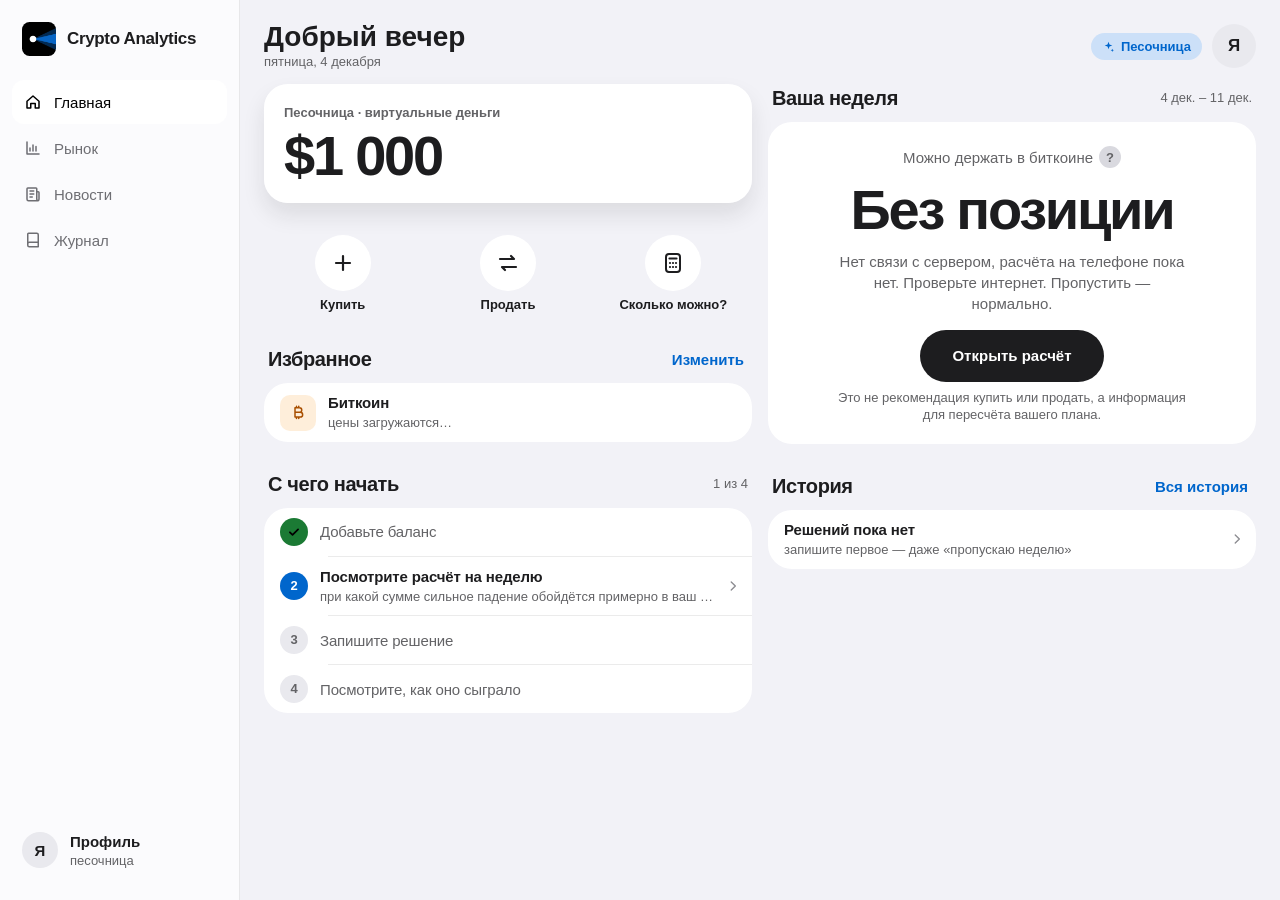
<file: app/index.html>
<!DOCTYPE html>
<html lang="en">
  <head>
    <meta charset="utf-8" />
    <meta httpEquiv="X-UA-Compatible" content="IE=edge" />
    <meta name="viewport" content="width=device-width, initial-scale=1, shrink-to-fit=no" />
    <title>Crypto Analytics</title>
    <!-- The `react-native-web` recommended style reset: https://necolas.github.io/react-native-web/docs/setup/#root-element -->
    <style id="expo-reset">
      /* These styles make the body full-height */
      html,
      body {
        height: 100%;
      }
      /* These styles disable body scrolling if you are using <ScrollView> */
      body {
        overflow: hidden;
      }
      /* These styles make the root element full-height */
      #root {
        display: flex;
        height: 100%;
        flex: 1;
      }
    </style>
  <meta name="theme-color" content="#000000">
<link rel="icon" href="/app/favicon.ico"/></head>

  <body>
    <!-- Use static rendering with Expo Router to support running without JavaScript. -->
    <noscript>
      You need to enable JavaScript to run this app.
    </noscript>
    <!-- The root element for your Expo app. -->
    <div id="root"></div>
  <script src="/app/_expo/static/js/web/index-760bba69957cfe80e9dcd70018586f41.js" defer></script>
</body>
</html>
</file>
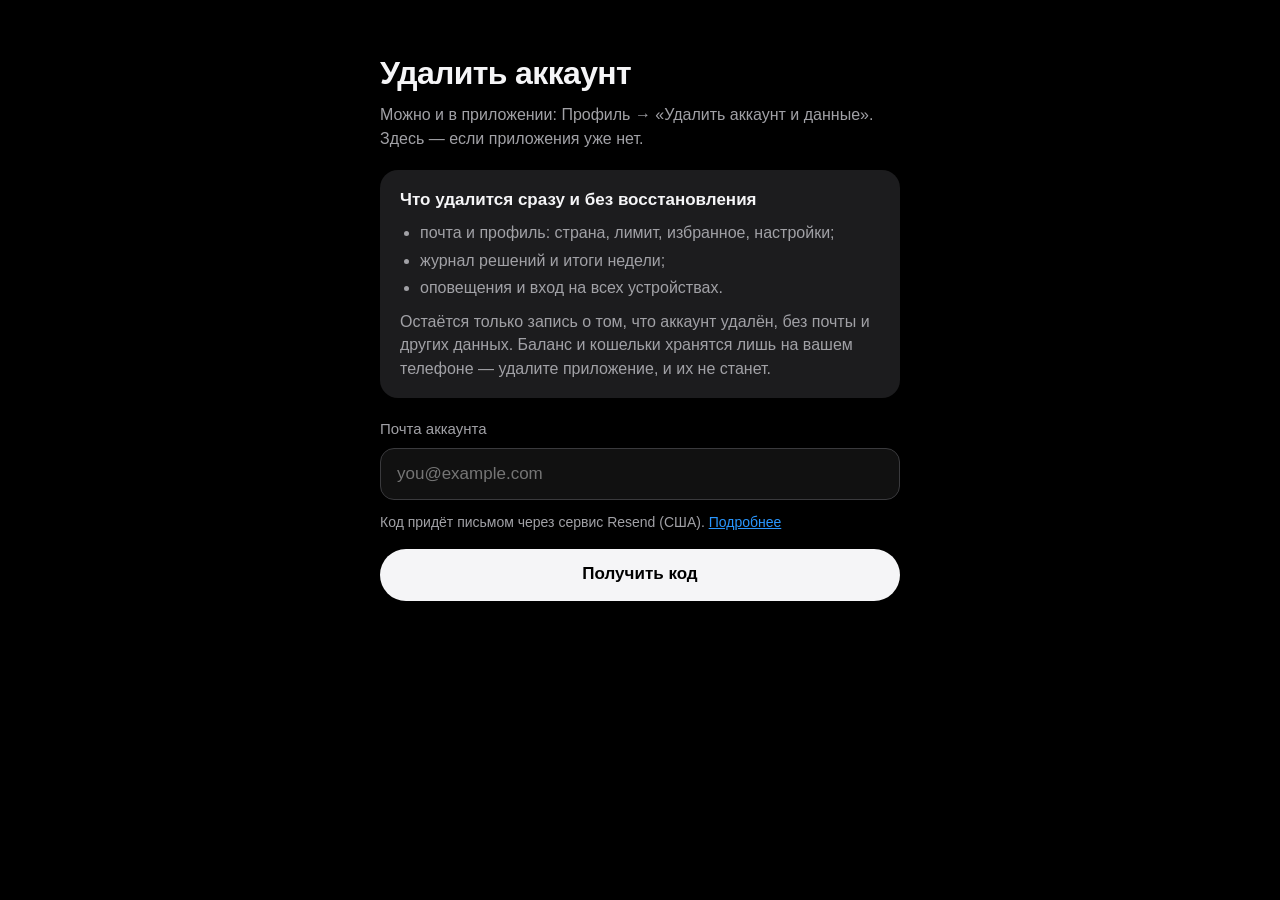
<file: delete-account/index.html>
<!doctype html>
<html lang="ru">
<head>
<meta charset="utf-8">
<meta name="viewport" content="width=device-width, initial-scale=1, viewport-fit=cover">
<title>Удалить аккаунт · Crypto Analytics</title>
<meta name="description" content="Удалить аккаунт Crypto Analytics и все данные без приложения: код из письма и одна кнопка.">
<meta name="theme-color" content="#000000">
<meta name="robots" content="noindex">
<link rel="icon" href="../img/icon.png">
<style>
/* Удаление аккаунта без приложения (Google Play требует веб-страницу): почта → код из письма → удалить.
   API: POST /v1/account-deletion/start и /confirm (research/src/crypto_analytics/api/email_login.py). */
:root{--bg:#000;--fg:#f5f5f7;--mut:#a1a1a6;--card:#1c1c1e;--line:#3a3a3d;--blue:#2997ff;--red:#ff453a;
  --font:-apple-system,BlinkMacSystemFont,"SF Pro Text","Helvetica Neue","Segoe UI",Roboto,Arial,sans-serif}
*{box-sizing:border-box;margin:0;padding:0}
body{background:var(--bg);color:var(--fg);font-family:var(--font);line-height:1.47;-webkit-font-smoothing:antialiased}
main{width:min(520px,100% - 32px);margin:0 auto;padding:56px 0 calc(48px + env(safe-area-inset-bottom))}
a{color:var(--blue)}
h1{font-size:32px;line-height:1.1;letter-spacing:-.02em;margin-bottom:12px}
p{color:var(--mut);margin-bottom:16px}
.card{background:var(--card);border-radius:18px;padding:18px 20px;margin:20px 0}
.card h2{font-size:17px;margin-bottom:8px}
.card ul{padding-left:20px;color:var(--mut)}
.card li{margin:4px 0}
label{display:block;font-size:15px;color:var(--mut);margin:20px 0 8px}
input{width:100%;height:52px;padding:0 16px;border-radius:14px;border:1px solid var(--line);background:#111;color:var(--fg);font:inherit;font-size:17px}
input:focus{outline:2px solid var(--blue);outline-offset:1px}
#code{letter-spacing:.3em;text-align:center;font-size:22px}
button{width:100%;height:52px;margin-top:16px;border:0;border-radius:999px;font:inherit;font-size:17px;font-weight:600;cursor:pointer;background:var(--fg);color:#000}
button.danger{background:var(--red);color:#fff}
button:disabled{opacity:.5;cursor:default}
.err{color:var(--red);margin-top:12px;min-height:1.47em}
[hidden]{display:none}
</style>
</head>
<body>
<main>
  <h1>Удалить аккаунт</h1>
  <p>Можно и в приложении: Профиль → «Удалить аккаунт и данные». Здесь — если приложения уже нет.</p>

  <div class="card">
    <h2>Что удалится сразу и без восстановления</h2>
    <ul>
      <li>почта и профиль: страна, лимит, избранное, настройки;</li>
      <li>журнал решений и итоги недели;</li>
      <li>оповещения и вход на всех устройствах.</li>
    </ul>
    <p style="margin:10px 0 0">Остаётся только запись о том, что аккаунт удалён, без почты и других данных. Баланс и кошельки хранятся лишь на вашем телефоне — удалите приложение, и их не станет.</p>
  </div>

  <form id="f1">
    <label for="email">Почта аккаунта</label>
    <input id="email" type="email" autocomplete="email" inputmode="email" required placeholder="you@example.com">
    <p style="font-size:14px;margin:12px 0 0">Код придёт письмом через сервис Resend (США). <a href="../privacy/#abroad">Подробнее</a></p>
    <button id="b1">Получить код</button>
    <div class="err" id="e1" role="alert"></div>
  </form>

  <form id="f2" hidden>
    <p>Если такой аккаунт есть, мы отправили на эту почту код из 6 цифр. Он действует 10 минут. Письма нет — проверьте «Спам».</p>
    <label for="code">Код из письма</label>
    <input id="code" inputmode="numeric" autocomplete="one-time-code" maxlength="6" pattern="\d{6}" required placeholder="000000">
    <button class="danger" id="b2">Удалить аккаунт и все данные</button>
    <div class="err" id="e2" role="alert"></div>
  </form>

  <div id="done" hidden>
    <p style="color:var(--fg);font-size:19px">Аккаунт и данные удалены.</p>
    <p>Спасибо, что пользовались Crypto Analytics. Вопросы — <a href="mailto:support@cryptoto.site">support@cryptoto.site</a>.</p>
  </div>
</main>
<script>
const API = 'https://api.cryptoto.site:8444/v1/account-deletion';
const $ = id => document.getElementById(id);
async function post(path, body) {
  const r = await fetch(API + path, { method: 'POST', headers: { 'Content-Type': 'application/json' }, body: JSON.stringify(body) });
  if (!r.ok) throw new Error((await r.json().catch(() => null))?.error?.message || 'Не получилось, попробуйте ещё раз');
}
async function step(btn, err, fn) {
  btn.disabled = true; $(err).textContent = '';
  try { await fn(); } catch (e) { $(err).textContent = e.message === 'Failed to fetch' ? 'Нет связи с сервером. Проверьте интернет' : e.message; }
  btn.disabled = false;
}
$('f1').onsubmit = e => { e.preventDefault(); step($('b1'), 'e1', async () => {
  await post('/start', { email: $('email').value.trim() });
  $('f1').hidden = true; $('f2').hidden = false; $('code').focus();
}); };
$('f2').onsubmit = e => { e.preventDefault(); step($('b2'), 'e2', async () => {
  await post('/confirm', { email: $('email').value.trim(), code: $('code').value.trim() });
  $('f2').hidden = true; $('done').hidden = false;
}); };
</script>
</body>
</html>
</file>
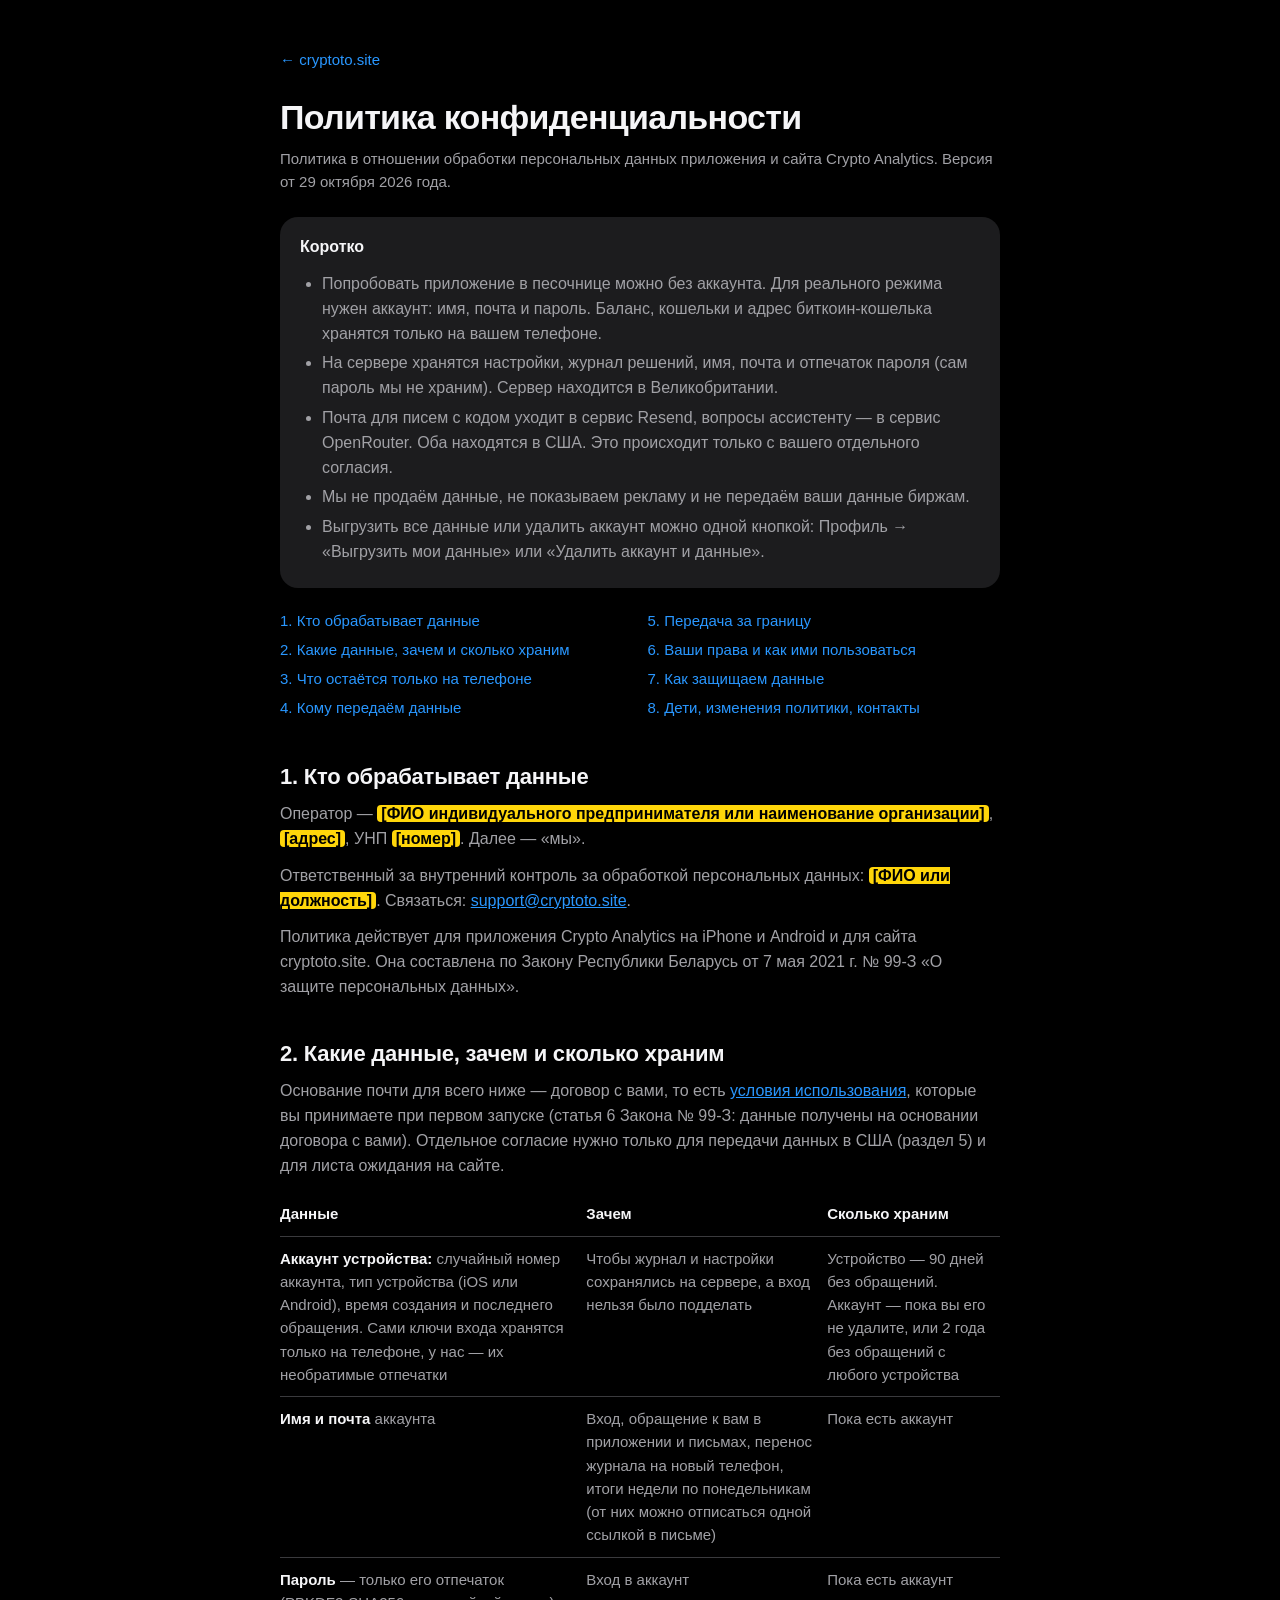
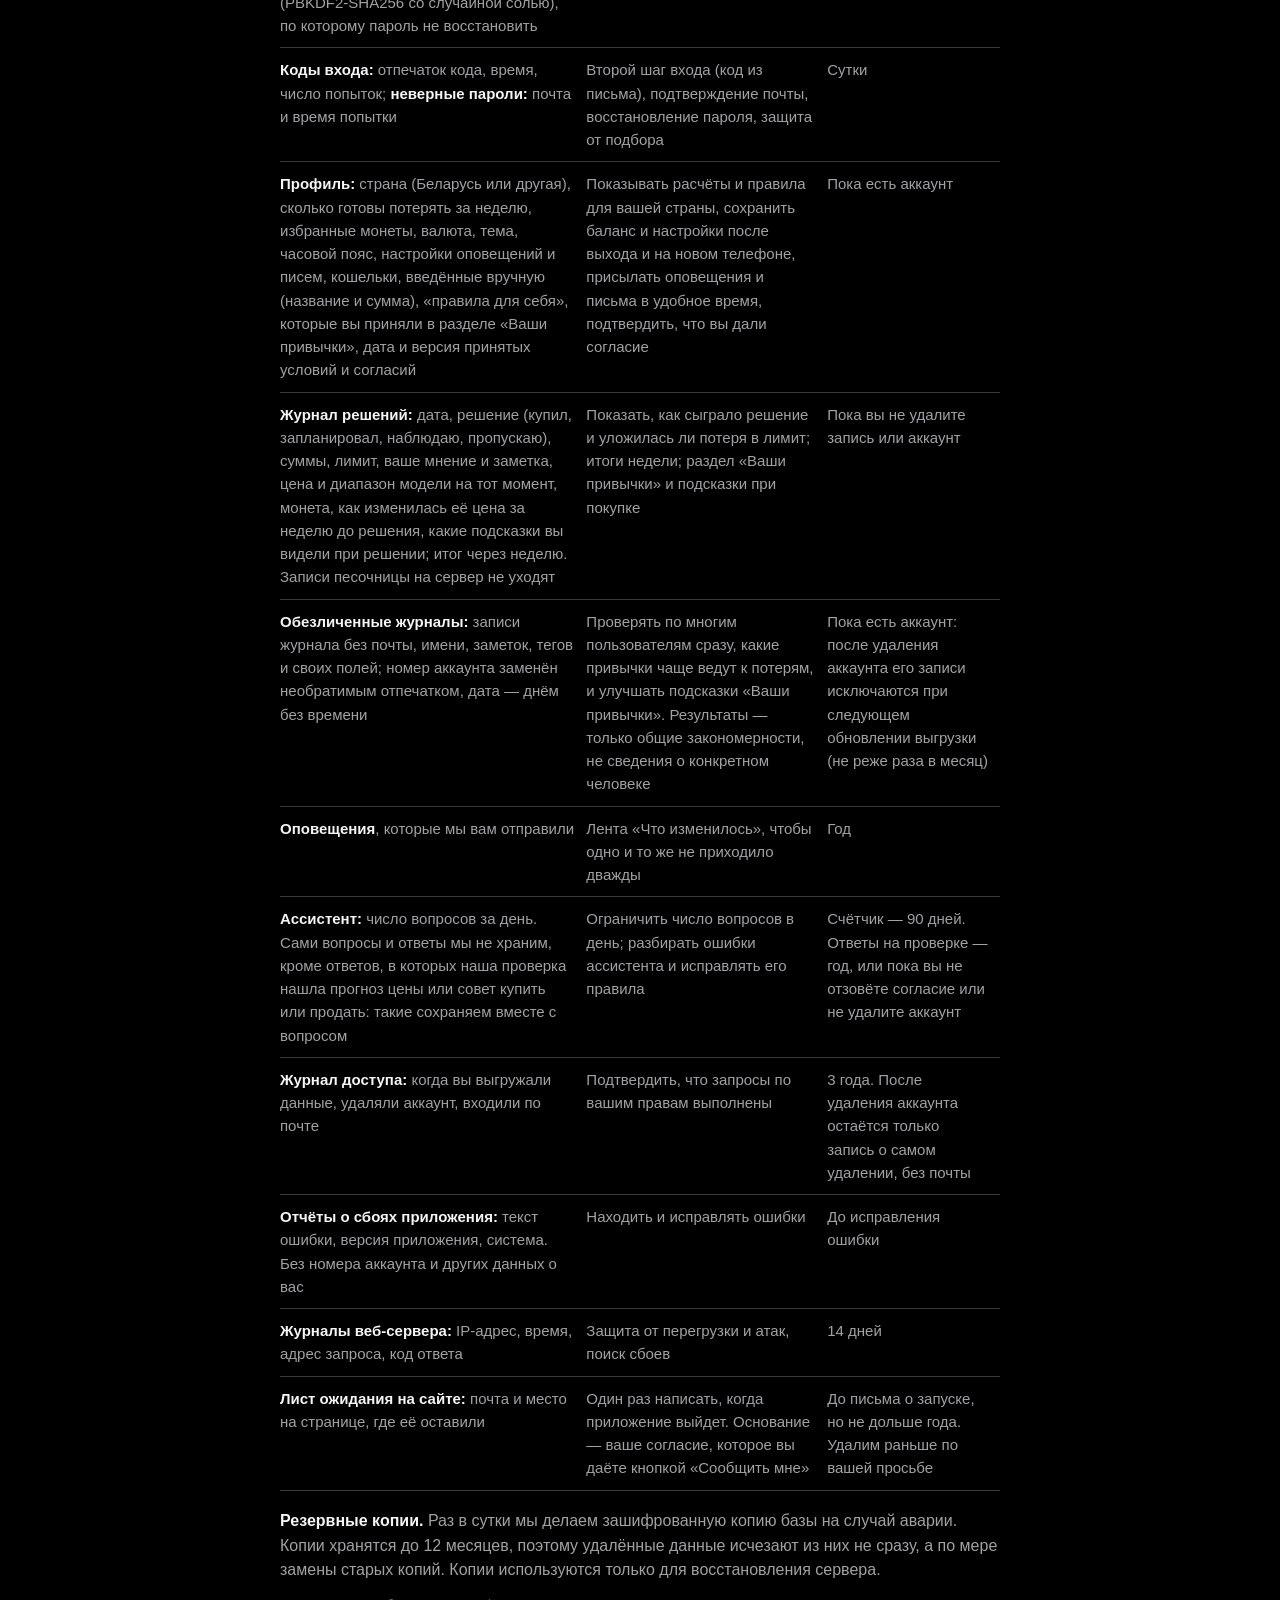
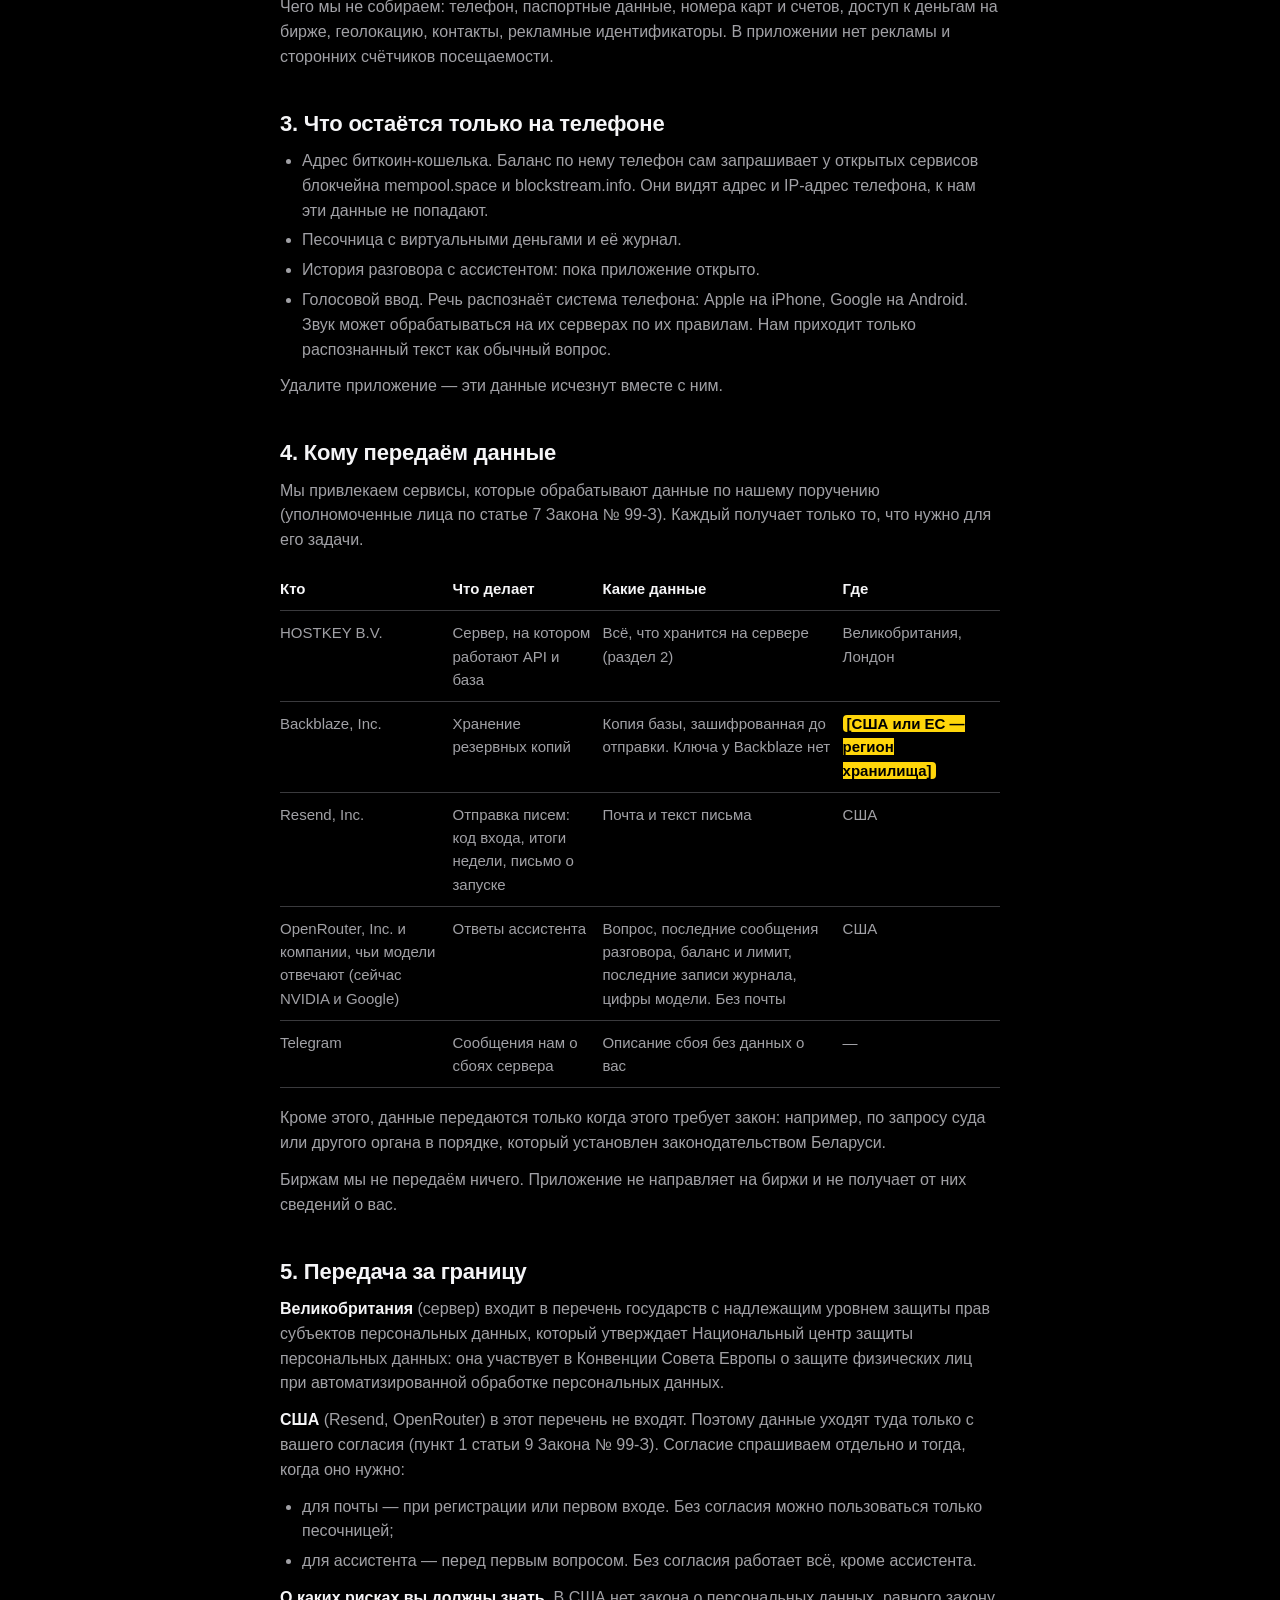
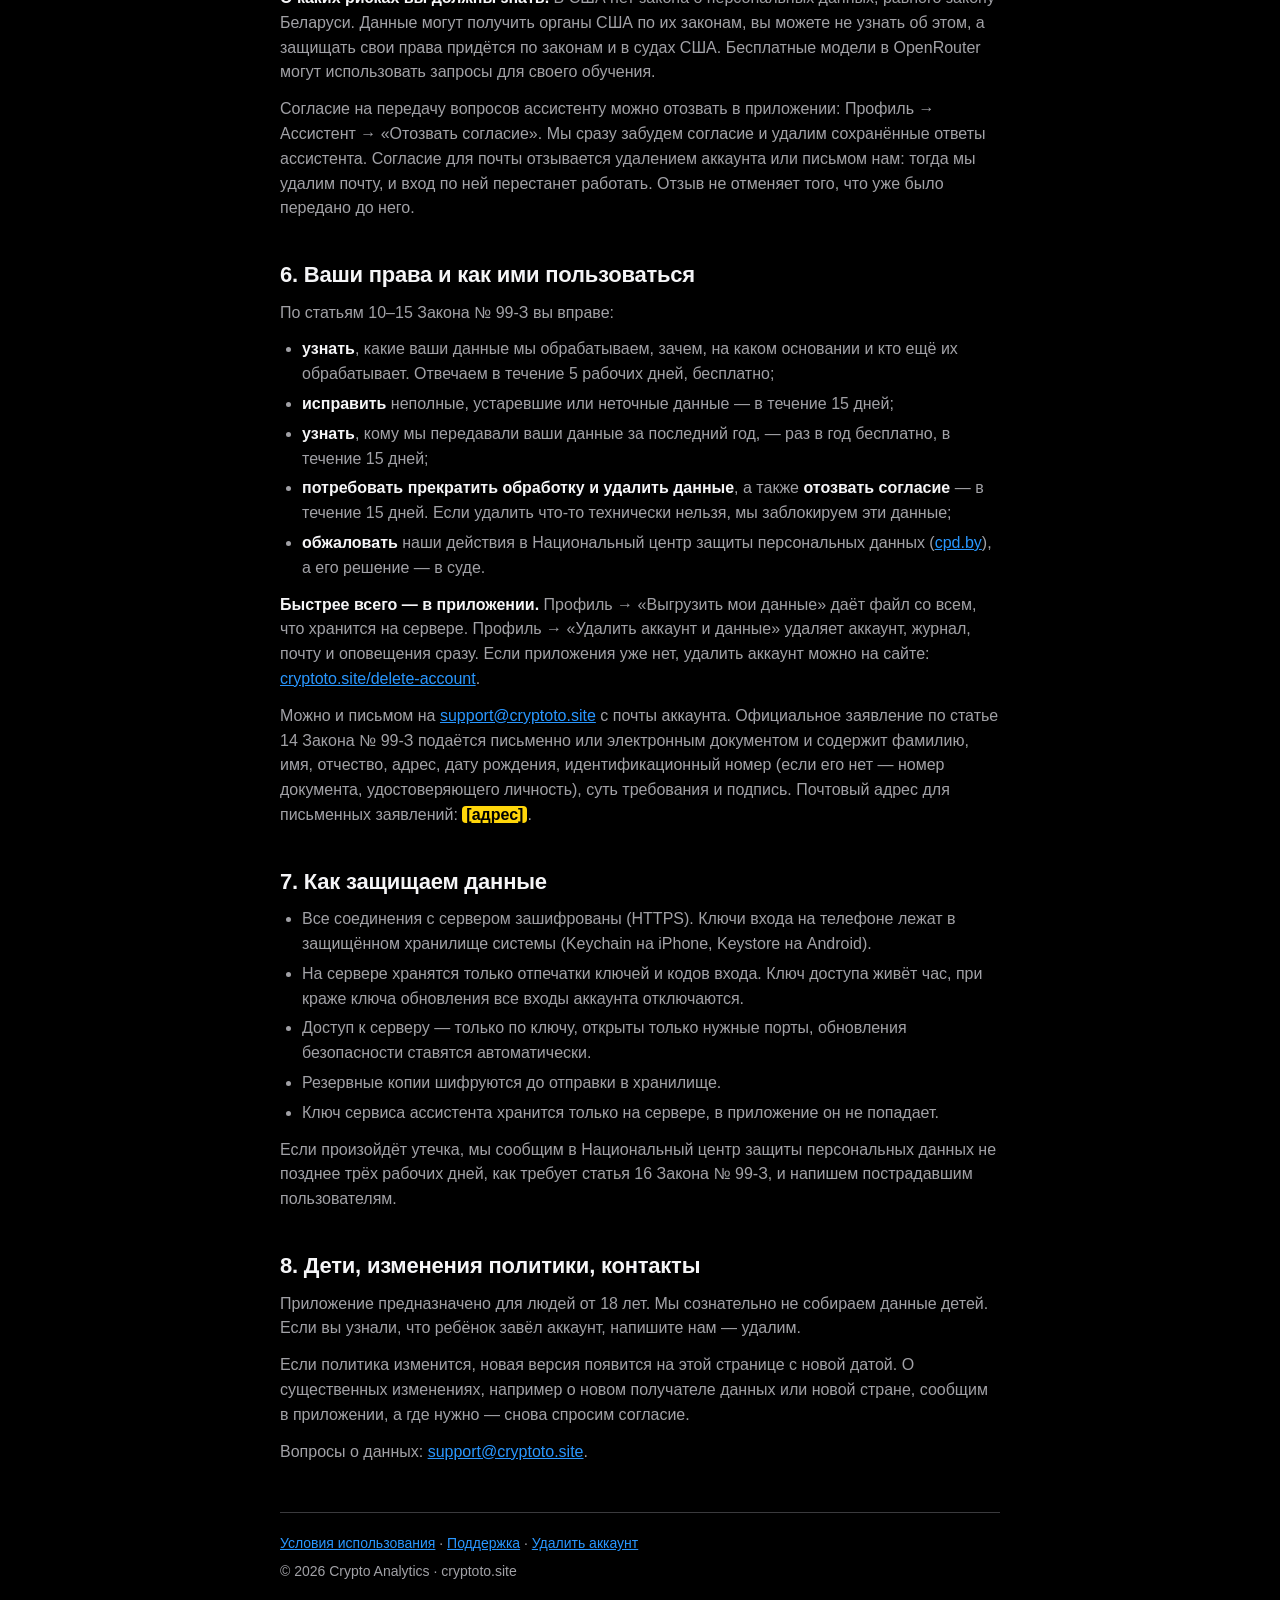
<file: privacy/index.html>
<!doctype html>
<html lang="ru">
<head>
<meta charset="utf-8">
<meta name="viewport" content="width=device-width, initial-scale=1, viewport-fit=cover">
<title>Политика конфиденциальности · Crypto Analytics</title>
<meta name="description" content="Какие данные обрабатывает Crypto Analytics, зачем, где и сколько хранит, кому передаёт и как ими управлять.">
<meta name="theme-color" content="#000000">
<meta name="robots" content="noindex">
<link rel="icon" href="../img/icon.png">
<link rel="stylesheet" href="../legal.css">
<!-- Политика оператора по ст. 17 Закона № 99-З «О защите персональных данных». Черновик 27.10.2026: проверяет юрист,
     жёлтые поля (.fill) заполняет владелец до публикации; robots noindex снять после проверки.
     Сроки хранения совпадают с research/src/crypto_analytics/api/users.py (RETENTION). -->
</head>
<body>
<main>
  <a class="back" href="../">← cryptoto.site</a>
  <h1>Политика конфиденциальности</h1>
  <p class="meta">Политика в отношении обработки персональных данных приложения и сайта Crypto Analytics. Версия от 29 октября 2026 года.</p>

  <div class="card">
    <p><strong>Коротко</strong></p>
    <ul>
      <li>Попробовать приложение в песочнице можно без аккаунта. Для реального режима нужен аккаунт: имя, почта и пароль. Баланс, кошельки и адрес биткоин-кошелька хранятся только на вашем телефоне.</li>
      <li>На сервере хранятся настройки, журнал решений, имя, почта и отпечаток пароля (сам пароль мы не храним). Сервер находится в Великобритании.</li>
      <li>Почта для писем с кодом уходит в сервис Resend, вопросы ассистенту — в сервис OpenRouter. Оба находятся в США. Это происходит только с вашего отдельного согласия.</li>
      <li>Мы не продаём данные, не показываем рекламу и не передаём ваши данные биржам.</li>
      <li>Выгрузить все данные или удалить аккаунт можно одной кнопкой: Профиль → «Выгрузить мои данные» или «Удалить аккаунт и данные».</li>
    </ul>
  </div>

  <nav class="toc" aria-label="Разделы">
    <a href="#who">1. Кто обрабатывает данные</a>
    <a href="#what">2. Какие данные, зачем и сколько храним</a>
    <a href="#phone">3. Что остаётся только на телефоне</a>
    <a href="#whom">4. Кому передаём данные</a>
    <a href="#abroad">5. Передача за границу</a>
    <a href="#rights">6. Ваши права и как ими пользоваться</a>
    <a href="#security">7. Как защищаем данные</a>
    <a href="#other">8. Дети, изменения политики, контакты</a>
  </nav>

  <h2 id="who">1. Кто обрабатывает данные</h2>
  <p>Оператор — <span class="fill">[ФИО индивидуального предпринимателя или наименование организации]</span>, <span class="fill">[адрес]</span>, УНП <span class="fill">[номер]</span>. Далее — «мы».</p>
  <p>Ответственный за внутренний контроль за обработкой персональных данных: <span class="fill">[ФИО или должность]</span>. Связаться: <a href="mailto:support@cryptoto.site">support@cryptoto.site</a>.</p>
  <p>Политика действует для приложения Crypto Analytics на iPhone и Android и для сайта cryptoto.site. Она составлена по Закону Республики Беларусь от 7 мая 2021 г. № 99-З «О защите персональных данных».</p>

  <h2 id="what">2. Какие данные, зачем и сколько храним</h2>
  <p>Основание почти для всего ниже — договор с вами, то есть <a href="../terms/">условия использования</a>, которые вы принимаете при первом запуске (статья 6 Закона № 99-З: данные получены на основании договора с вами). Отдельное согласие нужно только для передачи данных в США (раздел 5) и для листа ожидания на сайте.</p>
  <div class="table"><table>
    <thead><tr><th>Данные</th><th>Зачем</th><th>Сколько храним</th></tr></thead>
    <tbody>
      <tr><td><strong>Аккаунт устройства:</strong> случайный номер аккаунта, тип устройства (iOS или Android), время создания и последнего обращения. Сами ключи входа хранятся только на телефоне, у нас — их необратимые отпечатки</td><td>Чтобы журнал и настройки сохранялись на сервере, а вход нельзя было подделать</td><td>Устройство — 90 дней без обращений. Аккаунт — пока вы его не удалите, или 2 года без обращений с любого устройства</td></tr>
      <tr><td><strong>Имя и почта</strong> аккаунта</td><td>Вход, обращение к вам в приложении и письмах, перенос журнала на новый телефон, итоги недели по понедельникам (от них можно отписаться одной ссылкой в письме)</td><td>Пока есть аккаунт</td></tr>
      <tr><td><strong>Пароль</strong> — только его отпечаток (PBKDF2-SHA256 со случайной солью), по которому пароль не восстановить</td><td>Вход в аккаунт</td><td>Пока есть аккаунт</td></tr>
      <tr><td><strong>Коды входа:</strong> отпечаток кода, время, число попыток; <strong>неверные пароли:</strong> почта и время попытки</td><td>Второй шаг входа (код из письма), подтверждение почты, восстановление пароля, защита от подбора</td><td>Сутки</td></tr>
      <tr><td><strong>Профиль:</strong> страна (Беларусь или другая), сколько готовы потерять за неделю, избранные монеты, валюта, тема, часовой пояс, настройки оповещений и писем, кошельки, введённые вручную (название и сумма), «правила для себя», которые вы приняли в разделе «Ваши привычки», дата и версия принятых условий и согласий</td><td>Показывать расчёты и правила для вашей страны, сохранить баланс и настройки после выхода и на новом телефоне, присылать оповещения и письма в удобное время, подтвердить, что вы дали согласие</td><td>Пока есть аккаунт</td></tr>
      <tr><td><strong>Журнал решений:</strong> дата, решение (купил, запланировал, наблюдаю, пропускаю), суммы, лимит, ваше мнение и заметка, цена и диапазон модели на тот момент, монета, как изменилась её цена за неделю до решения, какие подсказки вы видели при решении; итог через неделю. Записи песочницы на сервер не уходят</td><td>Показать, как сыграло решение и уложилась ли потеря в лимит; итоги недели; раздел «Ваши привычки» и подсказки при покупке</td><td>Пока вы не удалите запись или аккаунт</td></tr>
      <tr><td><strong>Обезличенные журналы:</strong> записи журнала без почты, имени, заметок, тегов и своих полей; номер аккаунта заменён необратимым отпечатком, дата — днём без времени</td><td>Проверять по многим пользователям сразу, какие привычки чаще ведут к потерям, и улучшать подсказки «Ваши привычки». Результаты — только общие закономерности, не сведения о конкретном человеке</td><td>Пока есть аккаунт: после удаления аккаунта его записи исключаются при следующем обновлении выгрузки (не реже раза в месяц)</td></tr>
      <tr><td><strong>Оповещения</strong>, которые мы вам отправили</td><td>Лента «Что изменилось», чтобы одно и то же не приходило дважды</td><td>Год</td></tr>
      <tr><td><strong>Ассистент:</strong> число вопросов за день. Сами вопросы и ответы мы не храним, кроме ответов, в которых наша проверка нашла прогноз цены или совет купить или продать: такие сохраняем вместе с вопросом</td><td>Ограничить число вопросов в день; разбирать ошибки ассистента и исправлять его правила</td><td>Счётчик — 90 дней. Ответы на проверке — год, или пока вы не отзовёте согласие или не удалите аккаунт</td></tr>
      <tr><td><strong>Журнал доступа:</strong> когда вы выгружали данные, удаляли аккаунт, входили по почте</td><td>Подтвердить, что запросы по вашим правам выполнены</td><td>3 года. После удаления аккаунта остаётся только запись о самом удалении, без почты</td></tr>
      <tr><td><strong>Отчёты о сбоях приложения:</strong> текст ошибки, версия приложения, система. Без номера аккаунта и других данных о вас</td><td>Находить и исправлять ошибки</td><td>До исправления ошибки</td></tr>
      <tr><td><strong>Журналы веб-сервера:</strong> IP-адрес, время, адрес запроса, код ответа</td><td>Защита от перегрузки и атак, поиск сбоев</td><td>14 дней</td></tr>
      <tr><td><strong>Лист ожидания на сайте:</strong> почта и место на странице, где её оставили</td><td>Один раз написать, когда приложение выйдет. Основание — ваше согласие, которое вы даёте кнопкой «Сообщить мне»</td><td>До письма о запуске, но не дольше года. Удалим раньше по вашей просьбе</td></tr>
    </tbody>
  </table></div>
  <p><strong>Резервные копии.</strong> Раз в сутки мы делаем зашифрованную копию базы на случай аварии. Копии хранятся до 12 месяцев, поэтому удалённые данные исчезают из них не сразу, а по мере замены старых копий. Копии используются только для восстановления сервера.</p>
  <p>Чего мы не собираем: телефон, паспортные данные, номера карт и счетов, доступ к деньгам на бирже, геолокацию, контакты, рекламные идентификаторы. В приложении нет рекламы и сторонних счётчиков посещаемости.</p>

  <h2 id="phone">3. Что остаётся только на телефоне</h2>
  <ul>
    <li>Адрес биткоин-кошелька. Баланс по нему телефон сам запрашивает у открытых сервисов блокчейна mempool.space и blockstream.info. Они видят адрес и IP-адрес телефона, к нам эти данные не попадают.</li>
    <li>Песочница с виртуальными деньгами и её журнал.</li>
    <li>История разговора с ассистентом: пока приложение открыто.</li>
    <li>Голосовой ввод. Речь распознаёт система телефона: Apple на iPhone, Google на Android. Звук может обрабатываться на их серверах по их правилам. Нам приходит только распознанный текст как обычный вопрос.</li>
  </ul>
  <p>Удалите приложение — эти данные исчезнут вместе с ним.</p>

  <h2 id="whom">4. Кому передаём данные</h2>
  <p>Мы привлекаем сервисы, которые обрабатывают данные по нашему поручению (уполномоченные лица по статье 7 Закона № 99-З). Каждый получает только то, что нужно для его задачи.</p>
  <div class="table"><table>
    <thead><tr><th>Кто</th><th>Что делает</th><th>Какие данные</th><th>Где</th></tr></thead>
    <tbody>
      <tr><td>HOSTKEY B.V.</td><td>Сервер, на котором работают API и база</td><td>Всё, что хранится на сервере (раздел 2)</td><td>Великобритания, Лондон</td></tr>
      <tr><td>Backblaze, Inc.</td><td>Хранение резервных копий</td><td>Копия базы, зашифрованная до отправки. Ключа у Backblaze нет</td><td><span class="fill">[США или ЕС — регион хранилища]</span></td></tr>
      <tr><td>Resend, Inc.</td><td>Отправка писем: код входа, итоги недели, письмо о запуске</td><td>Почта и текст письма</td><td>США</td></tr>
      <tr><td>OpenRouter, Inc. и компании, чьи модели отвечают (сейчас NVIDIA и Google)</td><td>Ответы ассистента</td><td>Вопрос, последние сообщения разговора, баланс и лимит, последние записи журнала, цифры модели. Без почты</td><td>США</td></tr>
      <tr><td>Telegram</td><td>Сообщения нам о сбоях сервера</td><td>Описание сбоя без данных о вас</td><td>—</td></tr>
    </tbody>
  </table></div>
  <p>Кроме этого, данные передаются только когда этого требует закон: например, по запросу суда или другого органа в порядке, который установлен законодательством Беларуси.</p>
  <p>Биржам мы не передаём ничего. Приложение не направляет на биржи и не получает от них сведений о вас.</p>

  <h2 id="abroad">5. Передача за границу</h2>
  <p><strong>Великобритания</strong> (сервер) входит в перечень государств с надлежащим уровнем защиты прав субъектов персональных данных, который утверждает Национальный центр защиты персональных данных: она участвует в Конвенции Совета Европы о защите физических лиц при автоматизированной обработке персональных данных.</p>
  <p><strong>США</strong> (Resend, OpenRouter) в этот перечень не входят. Поэтому данные уходят туда только с вашего согласия (пункт 1 статьи 9 Закона № 99-З). Согласие спрашиваем отдельно и тогда, когда оно нужно:</p>
  <ul>
    <li>для почты — при регистрации или первом входе. Без согласия можно пользоваться только песочницей;</li>
    <li>для ассистента — перед первым вопросом. Без согласия работает всё, кроме ассистента.</li>
  </ul>
  <p><strong>О каких рисках вы должны знать.</strong> В США нет закона о персональных данных, равного закону Беларуси. Данные могут получить органы США по их законам, вы можете не узнать об этом, а защищать свои права придётся по законам и в судах США. Бесплатные модели в OpenRouter могут использовать запросы для своего обучения.</p>
  <p>Согласие на передачу вопросов ассистенту можно отозвать в приложении: Профиль → Ассистент → «Отозвать согласие». Мы сразу забудем согласие и удалим сохранённые ответы ассистента. Согласие для почты отзывается удалением аккаунта или письмом нам: тогда мы удалим почту, и вход по ней перестанет работать. Отзыв не отменяет того, что уже было передано до него.</p>

  <h2 id="rights">6. Ваши права и как ими пользоваться</h2>
  <p>По статьям 10–15 Закона № 99-З вы вправе:</p>
  <ul>
    <li><strong>узнать</strong>, какие ваши данные мы обрабатываем, зачем, на каком основании и кто ещё их обрабатывает. Отвечаем в течение 5 рабочих дней, бесплатно;</li>
    <li><strong>исправить</strong> неполные, устаревшие или неточные данные — в течение 15 дней;</li>
    <li><strong>узнать</strong>, кому мы передавали ваши данные за последний год, — раз в год бесплатно, в течение 15 дней;</li>
    <li><strong>потребовать прекратить обработку и удалить данные</strong>, а также <strong>отозвать согласие</strong> — в течение 15 дней. Если удалить что-то технически нельзя, мы заблокируем эти данные;</li>
    <li><strong>обжаловать</strong> наши действия в Национальный центр защиты персональных данных (<a href="https://cpd.by" rel="noopener">cpd.by</a>), а его решение — в суде.</li>
  </ul>
  <p><strong>Быстрее всего — в приложении.</strong> Профиль → «Выгрузить мои данные» даёт файл со всем, что хранится на сервере. Профиль → «Удалить аккаунт и данные» удаляет аккаунт, журнал, почту и оповещения сразу. Если приложения уже нет, удалить аккаунт можно на сайте: <a href="../delete-account/">cryptoto.site/delete-account</a>.</p>
  <p>Можно и письмом на <a href="mailto:support@cryptoto.site">support@cryptoto.site</a> с почты аккаунта. Официальное заявление по статье 14 Закона № 99-З подаётся письменно или электронным документом и содержит фамилию, имя, отчество, адрес, дату рождения, идентификационный номер (если его нет — номер документа, удостоверяющего личность), суть требования и подпись. Почтовый адрес для письменных заявлений: <span class="fill">[адрес]</span>.</p>

  <h2 id="security">7. Как защищаем данные</h2>
  <ul>
    <li>Все соединения с сервером зашифрованы (HTTPS). Ключи входа на телефоне лежат в защищённом хранилище системы (Keychain на iPhone, Keystore на Android).</li>
    <li>На сервере хранятся только отпечатки ключей и кодов входа. Ключ доступа живёт час, при краже ключа обновления все входы аккаунта отключаются.</li>
    <li>Доступ к серверу — только по ключу, открыты только нужные порты, обновления безопасности ставятся автоматически.</li>
    <li>Резервные копии шифруются до отправки в хранилище.</li>
    <li>Ключ сервиса ассистента хранится только на сервере, в приложение он не попадает.</li>
  </ul>
  <p>Если произойдёт утечка, мы сообщим в Национальный центр защиты персональных данных не позднее трёх рабочих дней, как требует статья 16 Закона № 99-З, и напишем пострадавшим пользователям.</p>

  <h2 id="other">8. Дети, изменения политики, контакты</h2>
  <p>Приложение предназначено для людей от 18 лет. Мы сознательно не собираем данные детей. Если вы узнали, что ребёнок завёл аккаунт, напишите нам — удалим.</p>
  <p>Если политика изменится, новая версия появится на этой странице с новой датой. О существенных изменениях, например о новом получателе данных или новой стране, сообщим в приложении, а где нужно — снова спросим согласие.</p>
  <p>Вопросы о данных: <a href="mailto:support@cryptoto.site">support@cryptoto.site</a>.</p>

  <footer>
    <p><a href="../terms/">Условия использования</a> · <a href="../support/">Поддержка</a> · <a href="../delete-account/">Удалить аккаунт</a></p>
    <p>© 2026 Crypto Analytics · cryptoto.site</p>
  </footer>
</main>
</body>
</html>
</file>
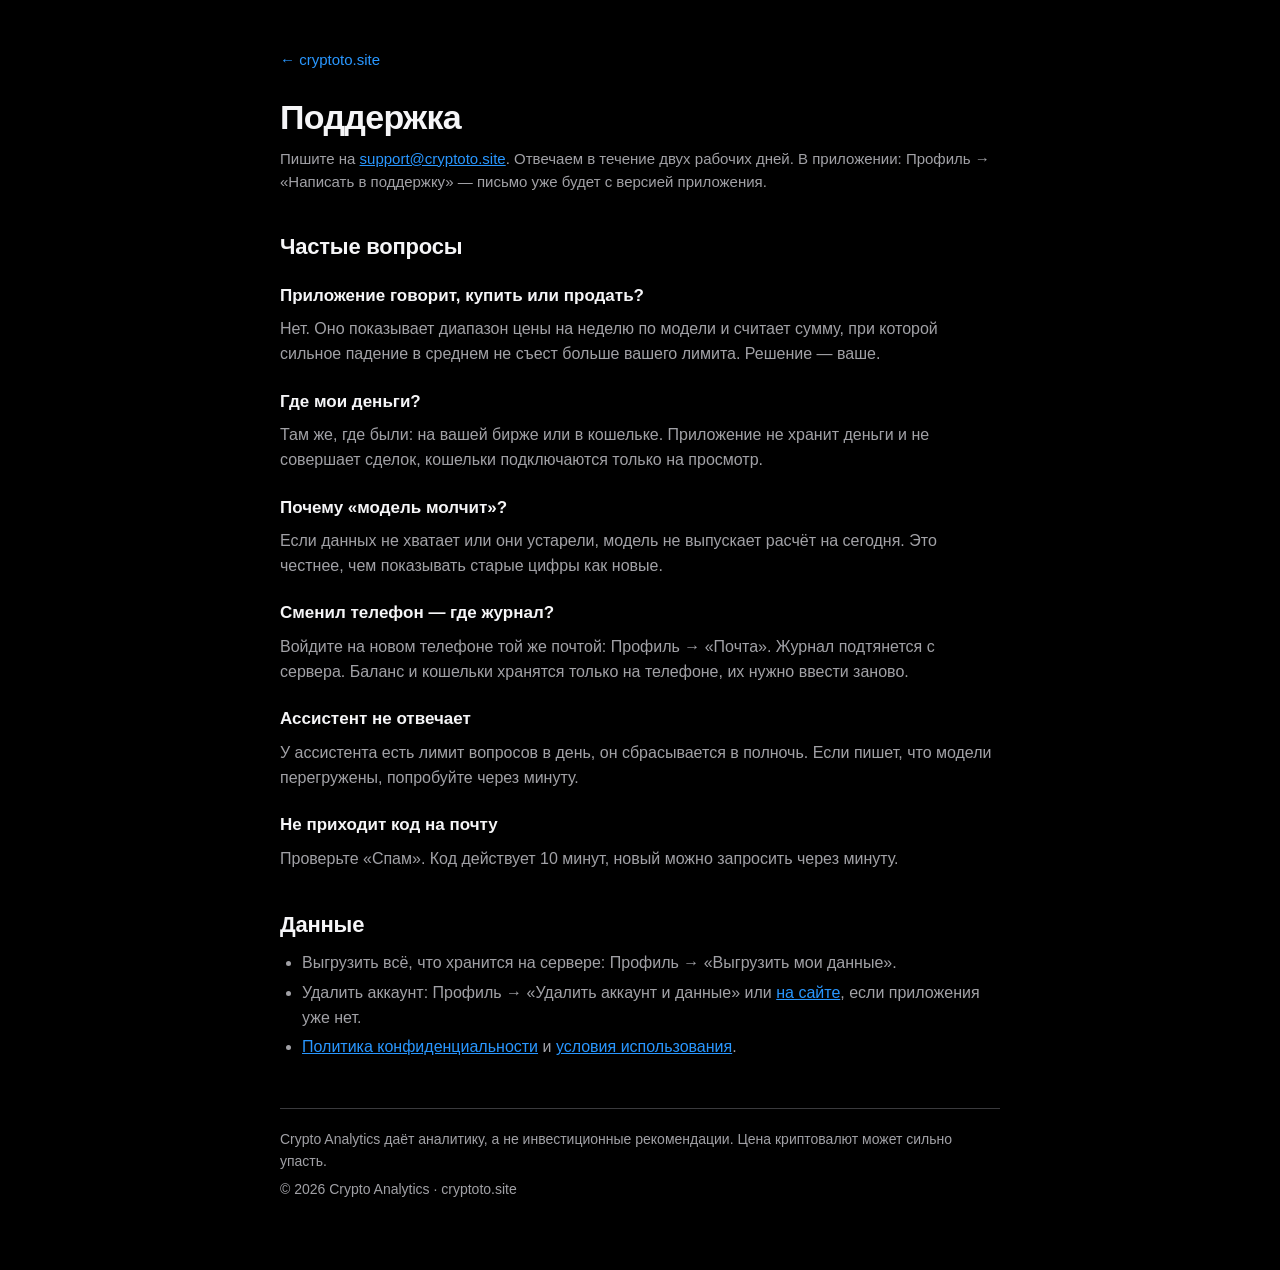
<file: support/index.html>
<!doctype html>
<html lang="ru">
<head>
<meta charset="utf-8">
<meta name="viewport" content="width=device-width, initial-scale=1, viewport-fit=cover">
<title>Поддержка · Crypto Analytics</title>
<meta name="description" content="Поддержка Crypto Analytics: как связаться, частые вопросы, данные и удаление аккаунта.">
<meta name="theme-color" content="#000000">
<link rel="icon" href="../img/icon.png">
<link rel="stylesheet" href="../legal.css">
<!-- Страница поддержки: адрес нужен в карточках App Store (Support URL) и Google Play. -->
</head>
<body>
<main>
  <a class="back" href="../">← cryptoto.site</a>
  <h1>Поддержка</h1>
  <p class="meta">Пишите на <a href="mailto:support@cryptoto.site">support@cryptoto.site</a>. Отвечаем в течение двух рабочих дней. В приложении: Профиль → «Написать в поддержку» — письмо уже будет с версией приложения.</p>

  <h2>Частые вопросы</h2>
  <h3>Приложение говорит, купить или продать?</h3>
  <p>Нет. Оно показывает диапазон цены на неделю по модели и считает сумму, при которой сильное падение в среднем не съест больше вашего лимита. Решение — ваше.</p>
  <h3>Где мои деньги?</h3>
  <p>Там же, где были: на вашей бирже или в кошельке. Приложение не хранит деньги и не совершает сделок, кошельки подключаются только на просмотр.</p>
  <h3>Почему «модель молчит»?</h3>
  <p>Если данных не хватает или они устарели, модель не выпускает расчёт на сегодня. Это честнее, чем показывать старые цифры как новые.</p>
  <h3>Сменил телефон — где журнал?</h3>
  <p>Войдите на новом телефоне той же почтой: Профиль → «Почта». Журнал подтянется с сервера. Баланс и кошельки хранятся только на телефоне, их нужно ввести заново.</p>
  <h3>Ассистент не отвечает</h3>
  <p>У ассистента есть лимит вопросов в день, он сбрасывается в полночь. Если пишет, что модели перегружены, попробуйте через минуту.</p>
  <h3>Не приходит код на почту</h3>
  <p>Проверьте «Спам». Код действует 10 минут, новый можно запросить через минуту.</p>

  <h2>Данные</h2>
  <ul>
    <li>Выгрузить всё, что хранится на сервере: Профиль → «Выгрузить мои данные».</li>
    <li>Удалить аккаунт: Профиль → «Удалить аккаунт и данные» или <a href="../delete-account/">на сайте</a>, если приложения уже нет.</li>
    <li><a href="../privacy/">Политика конфиденциальности</a> и <a href="../terms/">условия использования</a>.</li>
  </ul>

  <footer>
    <p>Crypto Analytics даёт аналитику, а не инвестиционные рекомендации. Цена криптовалют может сильно упасть.</p>
    <p>© 2026 Crypto Analytics · cryptoto.site</p>
  </footer>
</main>
</body>
</html>
</file>
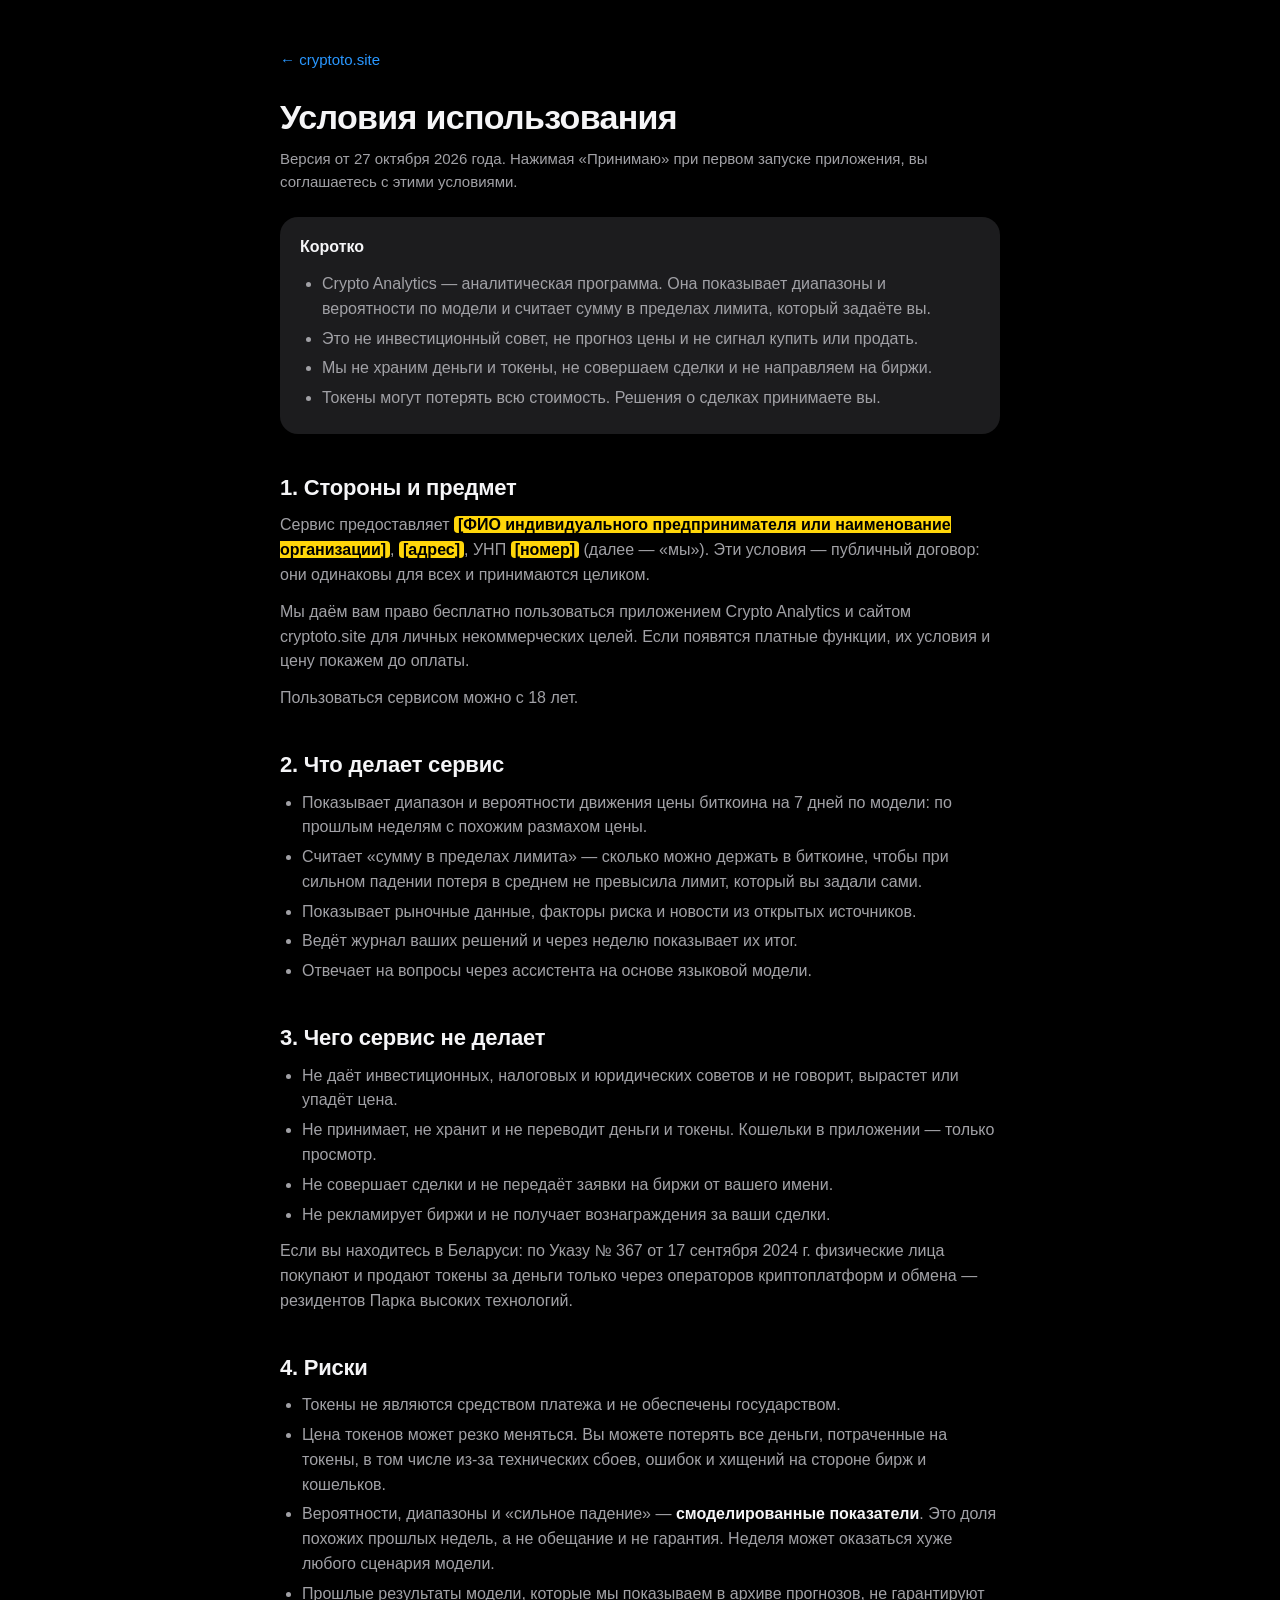
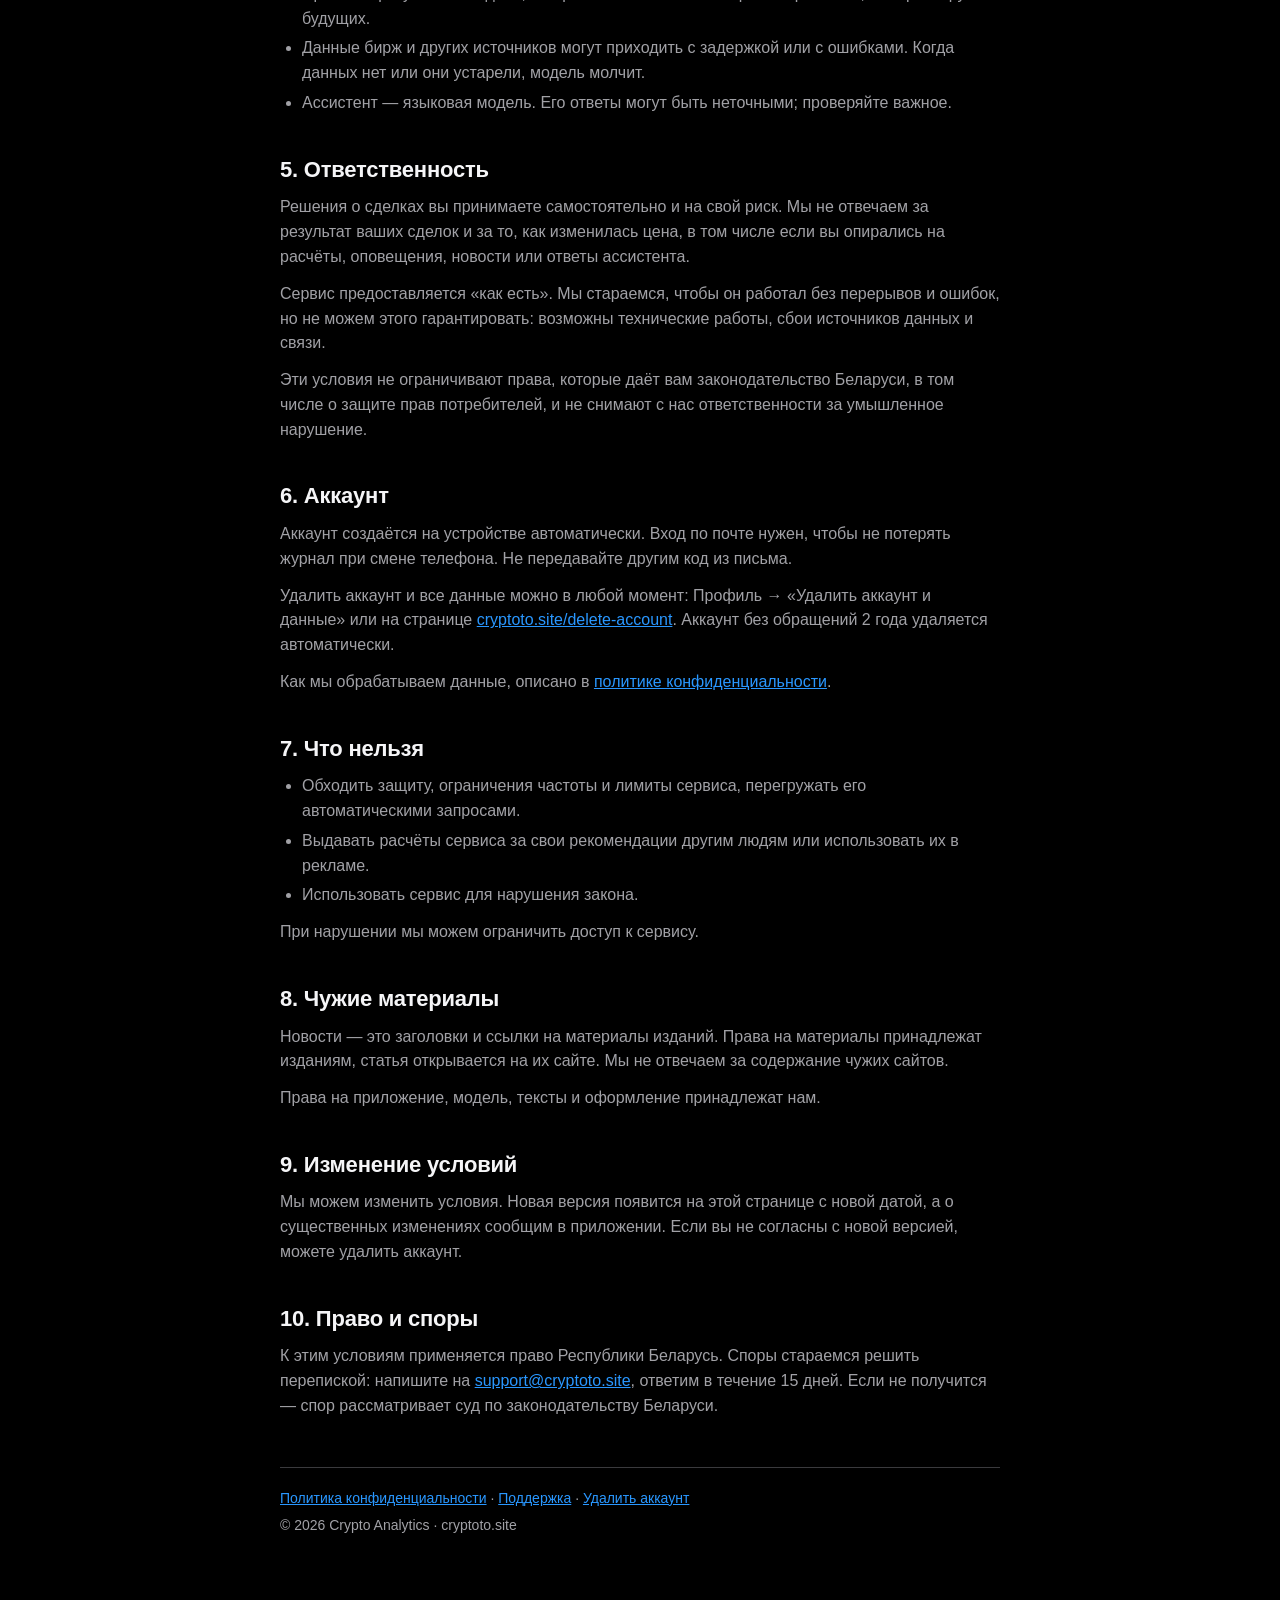
<file: terms/index.html>
<!doctype html>
<html lang="ru">
<head>
<meta charset="utf-8">
<meta name="viewport" content="width=device-width, initial-scale=1, viewport-fit=cover">
<title>Условия использования · Crypto Analytics</title>
<meta name="description" content="Условия использования Crypto Analytics: что делает сервис, чего не делает, риски криптовалют и ответственность.">
<meta name="theme-color" content="#000000">
<meta name="robots" content="noindex">
<link rel="icon" href="../img/icon.png">
<link rel="stylesheet" href="../legal.css">
<!-- Публичный договор (ст. 396, 407 ГК). Черновик 27.10.2026: проверяет юрист, жёлтые поля заполняет владелец.
     Версия = TERMS_VERSION в frontend/src/data.ts: приложение записывает в профиль, какую версию принял пользователь. -->
</head>
<body>
<main>
  <a class="back" href="../">← cryptoto.site</a>
  <h1>Условия использования</h1>
  <p class="meta">Версия от 27 октября 2026 года. Нажимая «Принимаю» при первом запуске приложения, вы соглашаетесь с этими условиями.</p>

  <div class="card">
    <p><strong>Коротко</strong></p>
    <ul>
      <li>Crypto Analytics — аналитическая программа. Она показывает диапазоны и вероятности по модели и считает сумму в пределах лимита, который задаёте вы.</li>
      <li>Это не инвестиционный совет, не прогноз цены и не сигнал купить или продать.</li>
      <li>Мы не храним деньги и токены, не совершаем сделки и не направляем на биржи.</li>
      <li>Токены могут потерять всю стоимость. Решения о сделках принимаете вы.</li>
    </ul>
  </div>

  <h2>1. Стороны и предмет</h2>
  <p>Сервис предоставляет <span class="fill">[ФИО индивидуального предпринимателя или наименование организации]</span>, <span class="fill">[адрес]</span>, УНП <span class="fill">[номер]</span> (далее — «мы»). Эти условия — публичный договор: они одинаковы для всех и принимаются целиком.</p>
  <p>Мы даём вам право бесплатно пользоваться приложением Crypto Analytics и сайтом cryptoto.site для личных некоммерческих целей. Если появятся платные функции, их условия и цену покажем до оплаты.</p>
  <p>Пользоваться сервисом можно с 18 лет.</p>

  <h2>2. Что делает сервис</h2>
  <ul>
    <li>Показывает диапазон и вероятности движения цены биткоина на 7 дней по модели: по прошлым неделям с похожим размахом цены.</li>
    <li>Считает «сумму в пределах лимита» — сколько можно держать в биткоине, чтобы при сильном падении потеря в среднем не превысила лимит, который вы задали сами.</li>
    <li>Показывает рыночные данные, факторы риска и новости из открытых источников.</li>
    <li>Ведёт журнал ваших решений и через неделю показывает их итог.</li>
    <li>Отвечает на вопросы через ассистента на основе языковой модели.</li>
  </ul>

  <h2>3. Чего сервис не делает</h2>
  <ul>
    <li>Не даёт инвестиционных, налоговых и юридических советов и не говорит, вырастет или упадёт цена.</li>
    <li>Не принимает, не хранит и не переводит деньги и токены. Кошельки в приложении — только просмотр.</li>
    <li>Не совершает сделки и не передаёт заявки на биржи от вашего имени.</li>
    <li>Не рекламирует биржи и не получает вознаграждения за ваши сделки.</li>
  </ul>
  <p>Если вы находитесь в Беларуси: по Указу № 367 от 17 сентября 2024 г. физические лица покупают и продают токены за деньги только через операторов криптоплатформ и обмена — резидентов Парка высоких технологий.</p>

  <h2>4. Риски</h2>
  <ul>
    <li>Токены не являются средством платежа и не обеспечены государством.</li>
    <li>Цена токенов может резко меняться. Вы можете потерять все деньги, потраченные на токены, в том числе из-за технических сбоев, ошибок и хищений на стороне бирж и кошельков.</li>
    <li>Вероятности, диапазоны и «сильное падение» — <strong>смоделированные показатели</strong>. Это доля похожих прошлых недель, а не обещание и не гарантия. Неделя может оказаться хуже любого сценария модели.</li>
    <li>Прошлые результаты модели, которые мы показываем в архиве прогнозов, не гарантируют будущих.</li>
    <li>Данные бирж и других источников могут приходить с задержкой или с ошибками. Когда данных нет или они устарели, модель молчит.</li>
    <li>Ассистент — языковая модель. Его ответы могут быть неточными; проверяйте важное.</li>
  </ul>

  <h2>5. Ответственность</h2>
  <p>Решения о сделках вы принимаете самостоятельно и на свой риск. Мы не отвечаем за результат ваших сделок и за то, как изменилась цена, в том числе если вы опирались на расчёты, оповещения, новости или ответы ассистента.</p>
  <p>Сервис предоставляется «как есть». Мы стараемся, чтобы он работал без перерывов и ошибок, но не можем этого гарантировать: возможны технические работы, сбои источников данных и связи.</p>
  <p>Эти условия не ограничивают права, которые даёт вам законодательство Беларуси, в том числе о защите прав потребителей, и не снимают с нас ответственности за умышленное нарушение.</p>

  <h2>6. Аккаунт</h2>
  <p>Аккаунт создаётся на устройстве автоматически. Вход по почте нужен, чтобы не потерять журнал при смене телефона. Не передавайте другим код из письма.</p>
  <p>Удалить аккаунт и все данные можно в любой момент: Профиль → «Удалить аккаунт и данные» или на странице <a href="../delete-account/">cryptoto.site/delete-account</a>. Аккаунт без обращений 2 года удаляется автоматически.</p>
  <p>Как мы обрабатываем данные, описано в <a href="../privacy/">политике конфиденциальности</a>.</p>

  <h2>7. Что нельзя</h2>
  <ul>
    <li>Обходить защиту, ограничения частоты и лимиты сервиса, перегружать его автоматическими запросами.</li>
    <li>Выдавать расчёты сервиса за свои рекомендации другим людям или использовать их в рекламе.</li>
    <li>Использовать сервис для нарушения закона.</li>
  </ul>
  <p>При нарушении мы можем ограничить доступ к сервису.</p>

  <h2>8. Чужие материалы</h2>
  <p>Новости — это заголовки и ссылки на материалы изданий. Права на материалы принадлежат изданиям, статья открывается на их сайте. Мы не отвечаем за содержание чужих сайтов.</p>
  <p>Права на приложение, модель, тексты и оформление принадлежат нам.</p>

  <h2>9. Изменение условий</h2>
  <p>Мы можем изменить условия. Новая версия появится на этой странице с новой датой, а о существенных изменениях сообщим в приложении. Если вы не согласны с новой версией, можете удалить аккаунт.</p>

  <h2>10. Право и споры</h2>
  <p>К этим условиям применяется право Республики Беларусь. Споры стараемся решить перепиской: напишите на <a href="mailto:support@cryptoto.site">support@cryptoto.site</a>, ответим в течение 15 дней. Если не получится — спор рассматривает суд по законодательству Беларуси.</p>

  <footer>
    <p><a href="../privacy/">Политика конфиденциальности</a> · <a href="../support/">Поддержка</a> · <a href="../delete-account/">Удалить аккаунт</a></p>
    <p>© 2026 Crypto Analytics · cryptoto.site</p>
  </footer>
</main>
</body>
</html>
</file>
<file: legal.css>
/* Общий вид юридических страниц и поддержки (privacy, terms, support): как delete-account — тёмная, одна колонка. */
:root{--bg:#000;--fg:#f5f5f7;--mut:#a1a1a6;--card:#1c1c1e;--line:#3a3a3d;--blue:#2997ff;--warn:#ffd60a;
  --font:-apple-system,BlinkMacSystemFont,"SF Pro Text","Helvetica Neue","Segoe UI",Roboto,Arial,sans-serif}
*{box-sizing:border-box;margin:0;padding:0}
body{background:var(--bg);color:var(--fg);font-family:var(--font);line-height:1.55;-webkit-font-smoothing:antialiased}
main{width:min(720px,100% - 32px);margin:0 auto;padding:48px 0 calc(64px + env(safe-area-inset-bottom))}
a{color:var(--blue)}
.back{display:inline-block;margin-bottom:28px;font-size:15px;text-decoration:none}
h1{font-size:34px;line-height:1.1;letter-spacing:-.02em;margin-bottom:10px}
h2{font-size:22px;line-height:1.25;letter-spacing:-.01em;margin:40px 0 12px}
h3{font-size:17px;margin:22px 0 8px}
p,li{color:var(--mut)}
p{margin-bottom:12px}
ul,ol{padding-left:22px;margin-bottom:12px}
li{margin:5px 0}
strong{color:var(--fg);font-weight:600}
.meta{font-size:15px;margin-bottom:24px}
.card{background:var(--card);border-radius:18px;padding:18px 20px;margin:18px 0}
.card p:last-child,.card ul:last-child{margin-bottom:0}
.table{overflow-x:auto;margin:14px 0 18px;-webkit-overflow-scrolling:touch}
table{width:100%;border-collapse:collapse;font-size:15px;min-width:560px}
th,td{text-align:left;vertical-align:top;padding:10px 12px 10px 0;border-bottom:1px solid var(--line)}
th{color:var(--fg);font-weight:600}
td{color:var(--mut)}
/* данные владельца, которые нужно вписать до публикации */
.fill{background:var(--warn);color:#000;border-radius:4px;padding:0 4px;font-weight:600}
nav.toc{columns:2 220px;font-size:15px;margin:8px 0 8px}
nav.toc a{display:block;padding:3px 0;text-decoration:none}
footer{margin-top:48px;padding-top:20px;border-top:1px solid var(--line);font-size:14px}
footer p{margin-bottom:6px}
</file>
